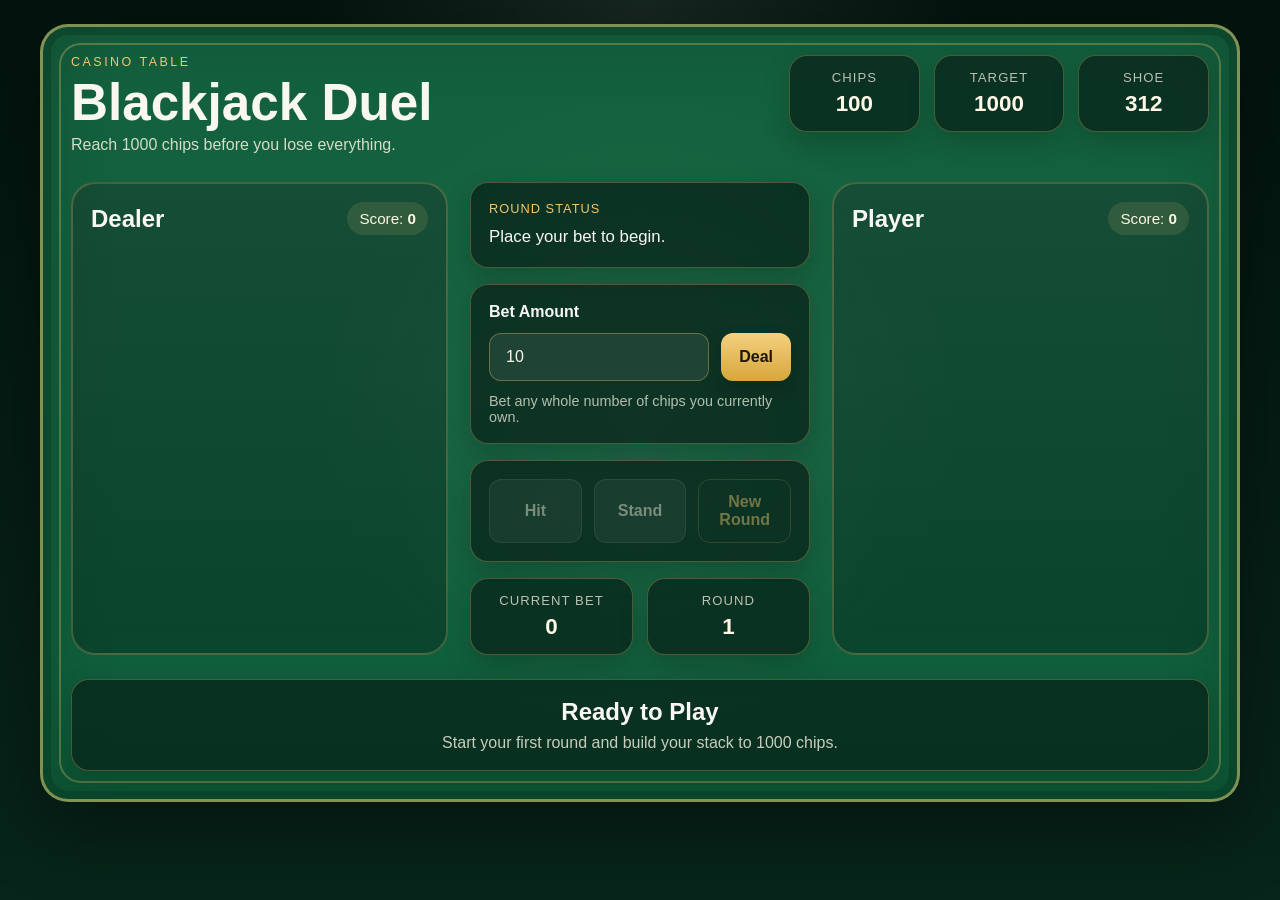
<file: blackjack-JPP/index.html>
<!DOCTYPE html>
<html lang="en">
<head>
  <meta charset="UTF-8" />
  <meta name="viewport" content="width=device-width, initial-scale=1.0" />
  <title>Blackjack Duel</title>
  <link rel="stylesheet" href="styles.css" />
</head>
<body>
  <main class="game-shell">
    <section class="table-header">
      <div>
        <p class="eyebrow">Casino Table</p>
        <h1>Blackjack Duel</h1>
        <p class="subtitle">Reach 1000 chips before you lose everything.</p>
      </div>

      <div class="goal-panel">
        <div class="goal-item">
          <span class="label">Chips</span>
          <strong id="chip-count">100</strong>
        </div>
        <div class="goal-item">
          <span class="label">Target</span>
          <strong>1000</strong>
        </div>
        <div class="goal-item">
          <span class="label">Shoe</span>
          <strong id="shoe-count">312</strong>
        </div>
      </div>
    </section>

    <section class="table-surface">
      <div class="dealer-zone hand-zone">
        <div class="zone-header">
          <h2>Dealer</h2>
          <span class="score-pill">Score: <strong id="dealer-score">0</strong></span>
        </div>
        <div id="dealer-hand" class="hand-cards" aria-label="Dealer hand"></div>
      </div>

      <div class="center-panel">
        <div class="status-board">
          <p class="status-label">Round Status</p>
          <p id="round-message" class="round-message">Place your bet to begin.</p>
        </div>

        <form id="bet-form" class="bet-panel">
          <label for="bet-input">Bet Amount</label>
          <div class="bet-controls">
            <input
              id="bet-input"
              name="bet-input"
              type="number"
              min="1"
              step="1"
              value="10"
              inputmode="numeric"
              autocomplete="off"
            />
            <button id="deal-button" type="submit" class="btn btn-primary">Deal</button>
          </div>
          <p class="bet-hint">Bet any whole number of chips you currently own.</p>
        </form>

        <div class="action-panel">
          <button id="hit-button" class="btn btn-secondary" type="button" disabled>Hit</button>
          <button id="stand-button" class="btn btn-secondary" type="button" disabled>Stand</button>
          <button id="new-round-button" class="btn btn-ghost" type="button" disabled>New Round</button>
        </div>

        <div class="round-stats">
          <div class="stat-card">
            <span class="label">Current Bet</span>
            <strong id="current-bet">0</strong>
          </div>
          <div class="stat-card">
            <span class="label">Round</span>
            <strong id="round-number">1</strong>
          </div>
        </div>
      </div>

      <div class="player-zone hand-zone">
        <div class="zone-header">
          <h2>Player</h2>
          <span class="score-pill">Score: <strong id="player-score">0</strong></span>
        </div>
        <div id="player-hand" class="hand-cards" aria-label="Player hand"></div>
      </div>
    </section>

    <section class="game-banner" id="game-banner" aria-live="polite">
      <h2 id="banner-title">Ready to Play</h2>
      <p id="banner-text">Start your first round and build your stack to 1000 chips.</p>
    </section>
  </main>

  <template id="card-template">
    <article class="card">
      <div class="card-rank"></div>
      <div class="card-suit"></div>
    </article>
  </template>

  <script src="script.js"></script>
</body>
</html>
</file>
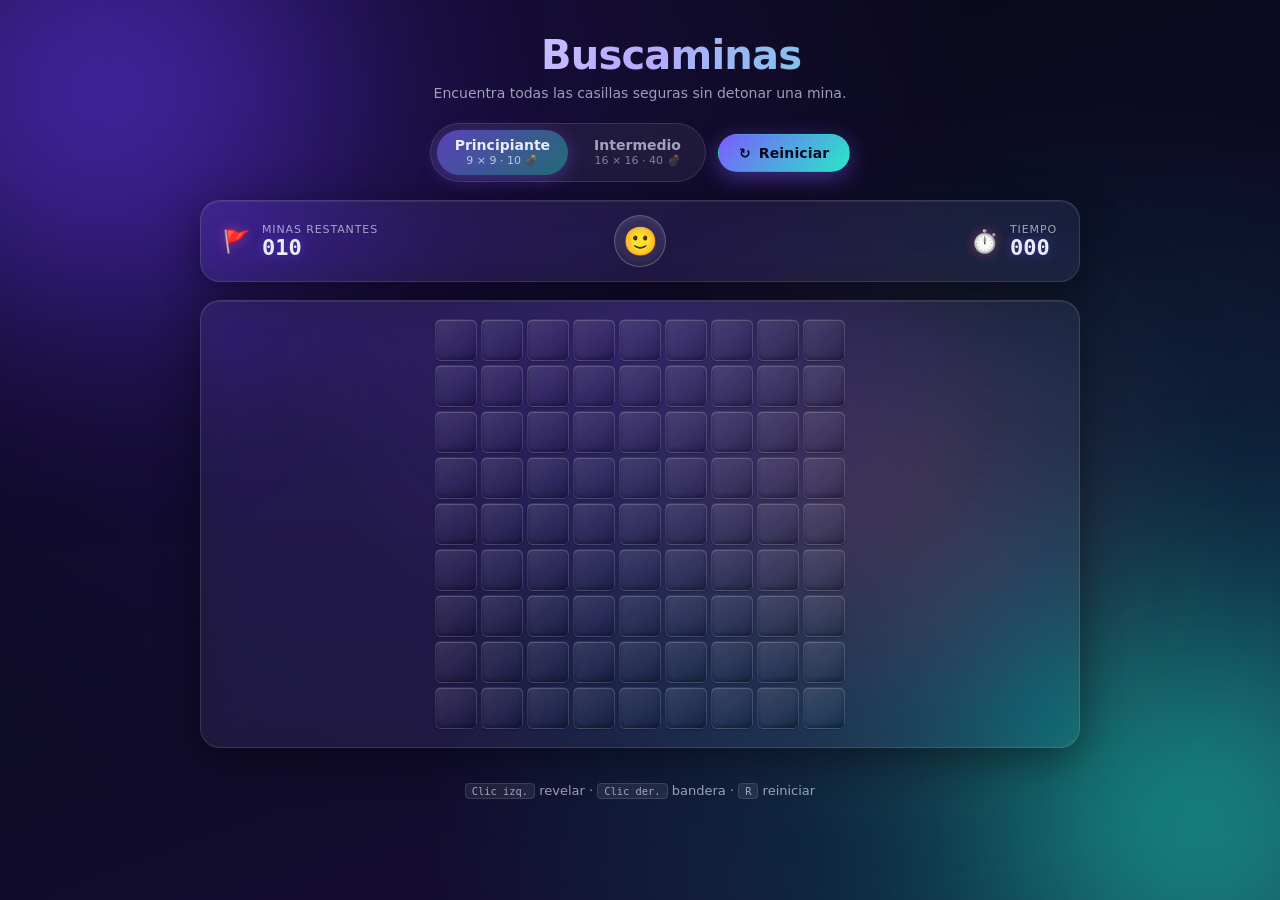
<file: buscaminas-JFB/index.html>
<!DOCTYPE html>
<html lang="es">
  <head>
    <meta charset="UTF-8" />
    <meta name="viewport" content="width=device-width, initial-scale=1.0" />
    <title>Buscaminas — Dark Glass</title>
    <link rel="stylesheet" href="styles.css" />
    <link
      rel="icon"
      href="data:image/svg+xml,%3Csvg xmlns='http://www.w3.org/2000/svg' viewBox='0 0 100 100'%3E%3Ctext y='.9em' font-size='90'%3E%F0%9F%92%A3%3C/text%3E%3C/svg%3E"
    />
  </head>
  <body>
    <!-- Decorative background blobs -->
    <div class="bg-blob bg-blob--one" aria-hidden="true"></div>
    <div class="bg-blob bg-blob--two" aria-hidden="true"></div>
    <div class="bg-blob bg-blob--three" aria-hidden="true"></div>

    <main class="app">
      <header class="app__header">
        <h1 class="app__title">
          <span class="app__title-icon">💣</span>
          Buscaminas
        </h1>
        <p class="app__subtitle">Encuentra todas las casillas seguras sin detonar una mina.</p>
      </header>

      <!-- Difficulty selector -->
      <section class="controls" aria-label="Controles del juego">
        <div class="controls__group" role="radiogroup" aria-label="Dificultad">
          <button class="chip is-active" data-difficulty="beginner" type="button">
            Principiante
            <small>9 × 9 · 10 💣</small>
          </button>
          <button class="chip" data-difficulty="intermediate" type="button">
            Intermedio
            <small>16 × 16 · 40 💣</small>
          </button>
        </div>
        <button id="restartBtn" class="btn btn--primary" type="button" title="Reiniciar partida (R)">
          <span aria-hidden="true">↻</span> Reiniciar
        </button>
      </section>

      <!-- HUD -->
      <section class="hud glass" aria-label="Información de la partida">
        <div class="hud__item" aria-live="polite">
          <span class="hud__icon">🚩</span>
          <div class="hud__text">
            <span class="hud__label">Minas restantes</span>
            <span id="mineCounter" class="hud__value">000</span>
          </div>
        </div>

        <div id="statusFace" class="hud__face" role="status" aria-label="Estado">
          <span id="statusFaceIcon">🙂</span>
        </div>

        <div class="hud__item hud__item--right" aria-live="polite">
          <span class="hud__icon">⏱️</span>
          <div class="hud__text">
            <span class="hud__label">Tiempo</span>
            <span id="timer" class="hud__value">000</span>
          </div>
        </div>
      </section>

      <!-- Board -->
      <section class="board-wrapper glass">
        <div id="board" class="board" role="grid" aria-label="Tablero de buscaminas"></div>
      </section>

      <footer class="app__footer">
        <p>
          <kbd>Clic izq.</kbd> revelar · <kbd>Clic der.</kbd> bandera · <kbd>R</kbd> reiniciar
        </p>
      </footer>
    </main>

    <!-- Game over / win modal -->
    <div id="modal" class="modal" role="dialog" aria-modal="true" aria-labelledby="modalTitle" hidden>
      <div class="modal__backdrop" data-close></div>
      <div class="modal__panel glass">
        <div id="modalIcon" class="modal__icon">🎉</div>
        <h2 id="modalTitle" class="modal__title">¡Victoria!</h2>
        <p id="modalMessage" class="modal__message">Lo lograste.</p>
        <div class="modal__actions">
          <button id="modalRestartBtn" class="btn btn--primary" type="button">Jugar otra vez</button>
          <button class="btn btn--ghost" type="button" data-close>Cerrar</button>
        </div>
      </div>
    </div>

    <script src="script.js" defer></script>
  </body>
</html>
</file>
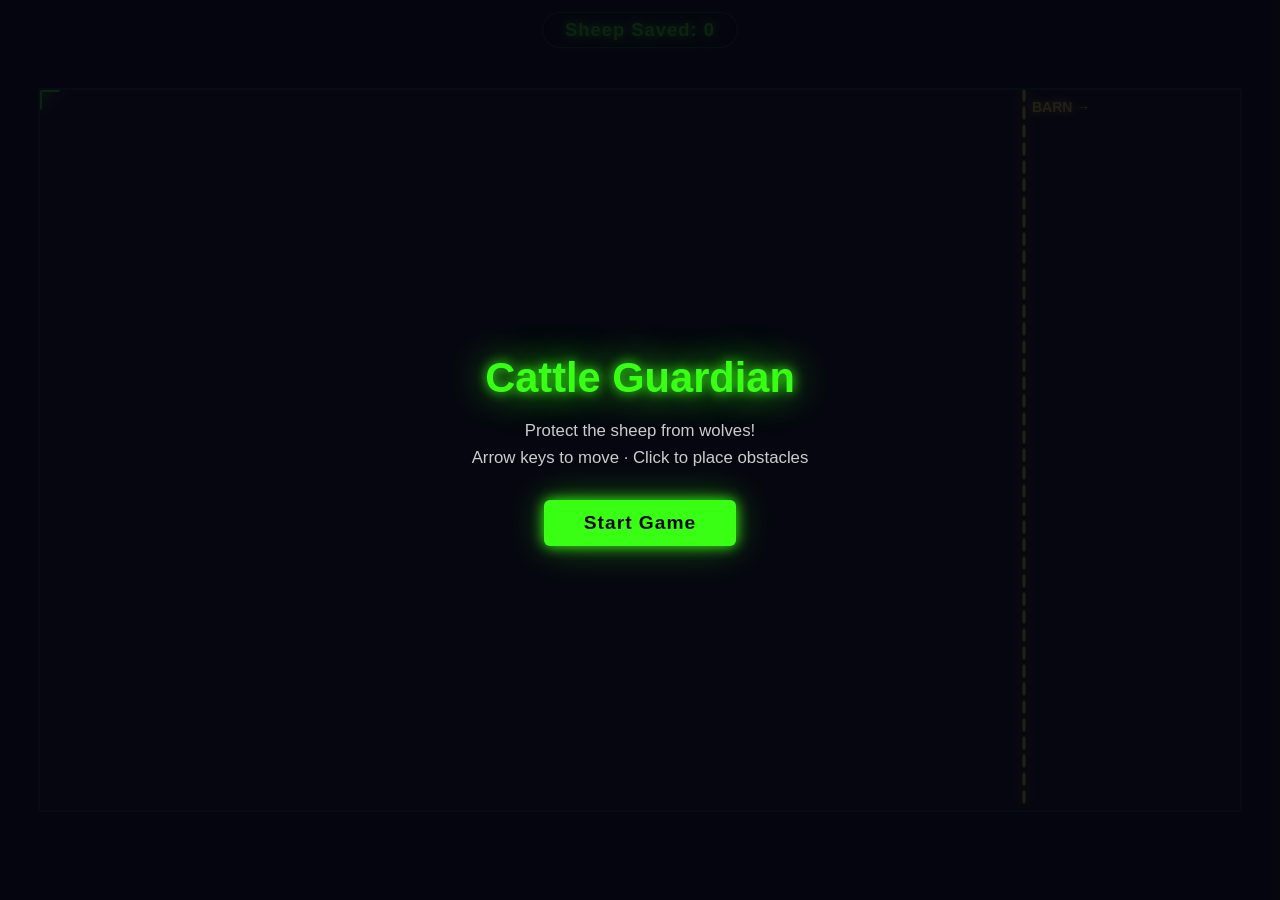
<file: cattle_guardian-LG/index.html>
<!DOCTYPE html>
<html lang="en">
<head>
    <meta charset="UTF-8">
    <meta name="viewport" content="width=device-width, initial-scale=1.0">
    <title>Cattle Guardian</title>
    <link rel="stylesheet" href="styles.css">
</head>
<body>
    <div id="game-container">
        <canvas id="gameCanvas"></canvas>
        <div id="hud">
            <span id="score">Sheep Saved: 0</span>
        </div>
        <div id="overlay" class="hidden">
            <h1 id="overlay-title">Cattle Guardian</h1>
            <p id="overlay-message">Protect the sheep from wolves!<br>Arrow keys to move · Click to place obstacles</p>
            <button id="start-btn">Start Game</button>
        </div>
    </div>
    <script src="game.js"></script>
</body>
</html>
</file>
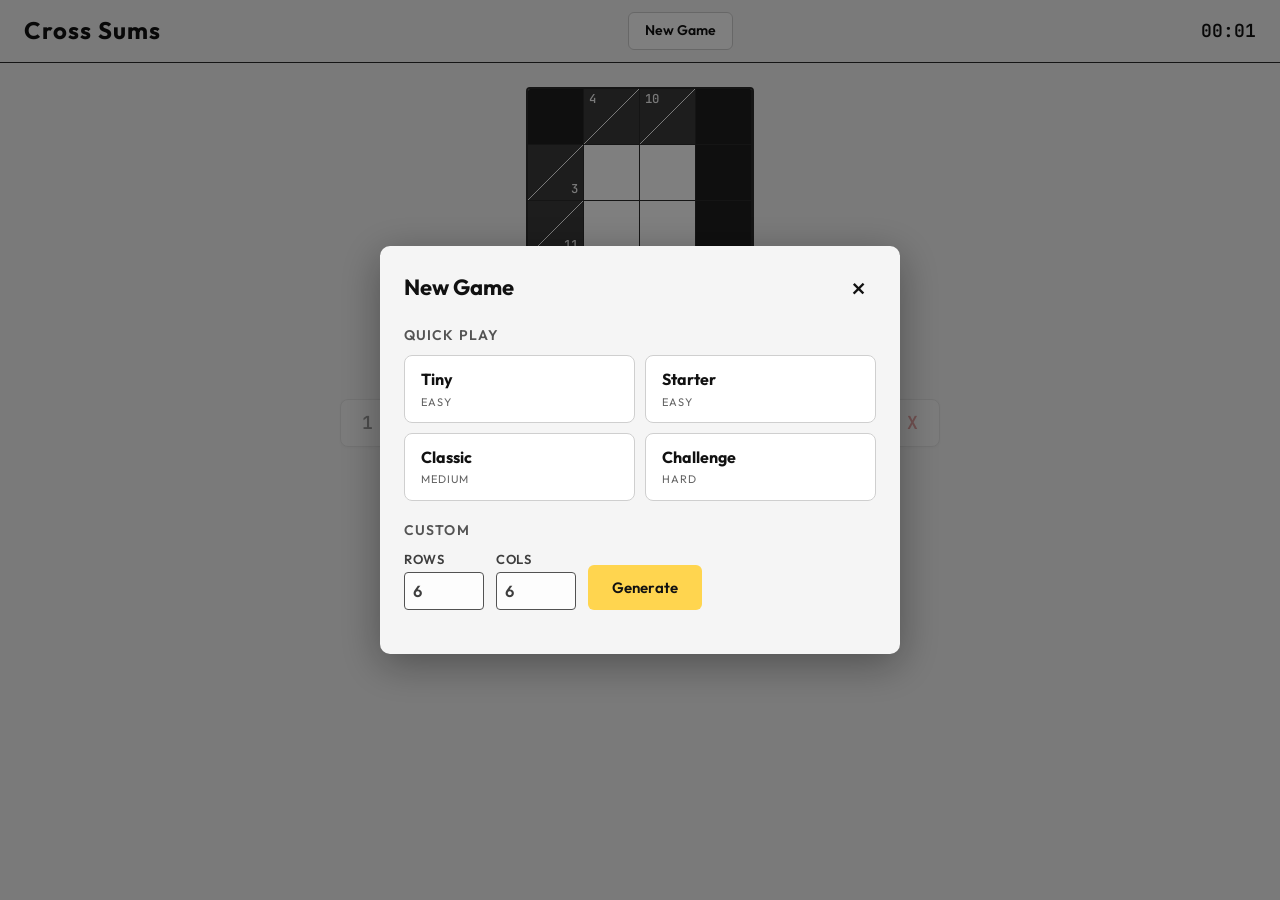
<file: cross_sums-ALJ/index.html>
<!DOCTYPE html>
<html lang="en">
<head>
  <meta charset="UTF-8" />
  <meta name="viewport" content="width=device-width, initial-scale=1.0" />
  <title>Cross Sums</title>
  <link rel="preconnect" href="https://fonts.googleapis.com" />
  <link rel="preconnect" href="https://fonts.gstatic.com" crossorigin />
  <link
    href="https://fonts.googleapis.com/css2?family=Outfit:wght@400;500;600;700&family=JetBrains+Mono:wght@400;500;600;700&display=swap"
    rel="stylesheet"
  />
  <link rel="stylesheet" href="css/styles.css" />
</head>
<body>
  <header id="topbar">
    <h1 class="app-title">Cross Sums</h1>
    <button id="btn-open-newgame" type="button" class="topbar-btn">New Game</button>
    <div id="timer" aria-label="Elapsed time">00:00</div>
  </header>
  <main id="app">
    <div class="grid-stage">
      <div id="grid-container"></div>
      <div id="win-overlay" hidden role="dialog" aria-modal="true" aria-labelledby="win-title">
        <div class="win-content">
          <h2 id="win-title">Puzzle Complete!</h2>
          <p id="win-time" class="win-time"></p>
          <button id="btn-new-game" type="button" class="btn-primary">New Game</button>
        </div>
      </div>
    </div>
    <div id="toolbar">
      <button id="btn-check" type="button" class="toolbar-btn">Check</button>
      <button id="btn-reveal" type="button" class="toolbar-btn">Reveal</button>
      <button id="btn-notes" type="button" class="toolbar-btn" aria-pressed="false">
        <span class="pencil-icon" aria-hidden="true">&#9998;</span>
        Notes
      </button>
    </div>
    <div id="numpad-container"></div>
  </main>

  <div id="newgame-modal" hidden role="dialog" aria-modal="true" aria-labelledby="newgame-title">
    <div class="modal-content">
      <header class="modal-header">
        <h2 id="newgame-title">New Game</h2>
        <button id="btn-modal-close" type="button" class="modal-close" aria-label="Close">&times;</button>
      </header>
      <section class="modal-section">
        <h3>Quick Play</h3>
        <div id="builtin-buttons" class="quick-play-grid"></div>
      </section>
      <section class="modal-section">
        <h3>Custom</h3>
        <div class="custom-inputs">
          <label>
            Rows
            <input type="number" id="custom-rows" min="4" max="15" value="6" />
          </label>
          <label>
            Cols
            <input type="number" id="custom-cols" min="4" max="15" value="6" />
          </label>
          <button id="btn-generate" type="button" class="btn-primary">Generate</button>
        </div>
        <p id="custom-error" class="custom-error" hidden></p>
      </section>
      <div id="loading-spinner" hidden class="loading">
        <div class="spinner" aria-hidden="true"></div>
        <span>Generating puzzle...</span>
      </div>
    </div>
  </div>

  <div id="sr-live" class="sr-only" aria-live="polite" aria-atomic="true"></div>

  <!-- Load scripts in dependency order -->
  <script src="js/grid.js"></script>
  <script src="js/validator.js"></script>
  <script src="js/pencil.js"></script>
  <script src="js/renderer.js"></script>
  <script src="js/input.js"></script>
  <script src="js/timer.js"></script>
  <script src="js/storage.js"></script>
  <script src="js/generator.js"></script>
  <script src="js/puzzles.js"></script>
  <script src="js/main.js"></script>
</body>
</html>
</file>
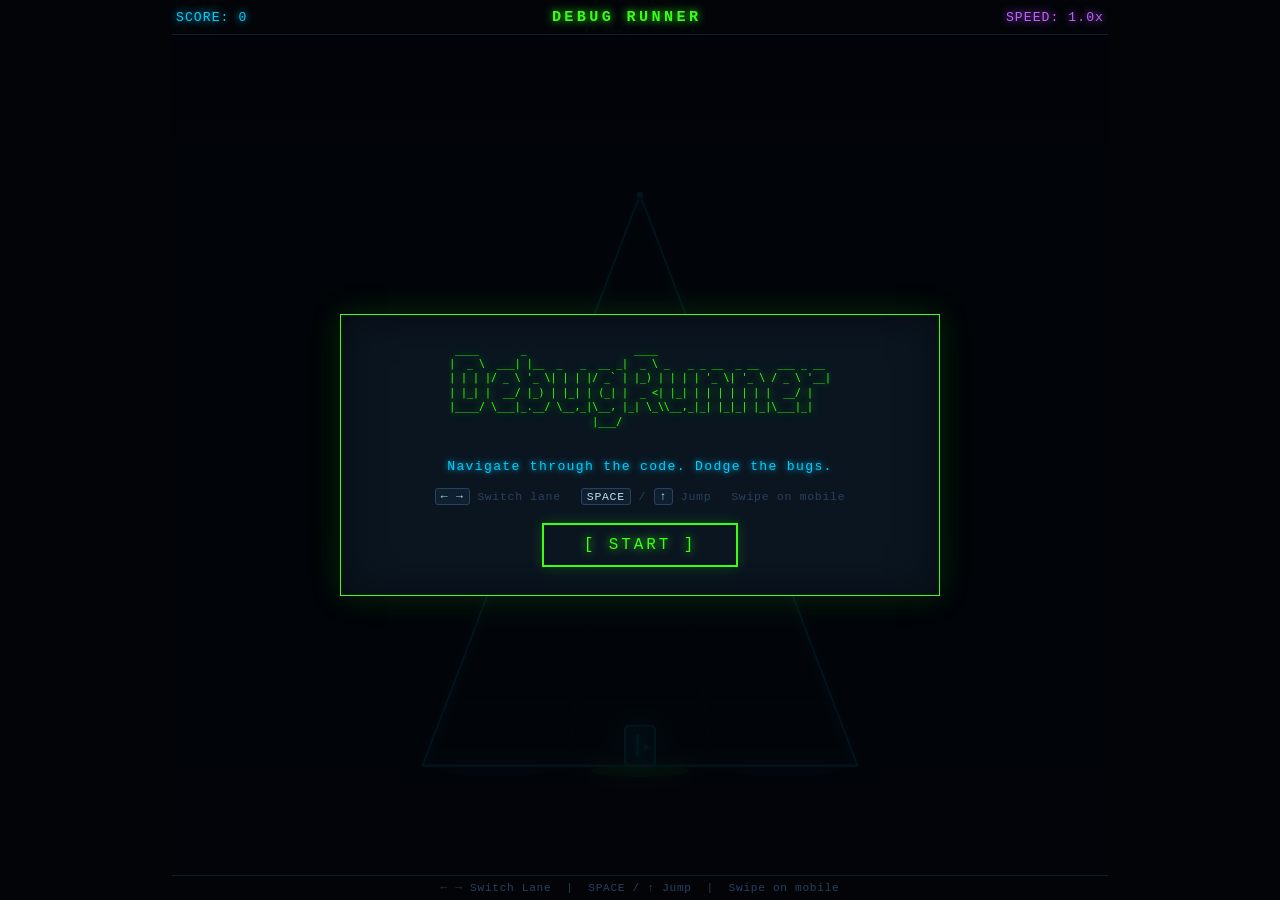
<file: debug-runner-GV/index.html>
<!doctype html>
<html lang="en">
  <head>
    <meta charset="UTF-8" />
    <meta name="viewport" content="width=device-width, initial-scale=1.0" />
    <title>Debug Runner</title>
    <link rel="stylesheet" href="styles.css" />
  </head>
  <body>
    <div id="app">
      <header id="hud">
        <span id="score-display">SCORE: <span id="score">0</span></span>
        <span id="title-text">DEBUG RUNNER</span>
        <span id="speed-display">SPEED: <span id="speed">1.0</span>x</span>
      </header>

      <main id="game-wrapper">
        <canvas id="game-canvas"></canvas>

        <div id="overlay" class="visible">
          <div id="overlay-content">
            <pre id="overlay-art">
 ____       _                  ____
|  _ \  ___| |__  _   _  __ _|  _ \ _   _ _ __  _ __   ___ _ __
| | | |/ _ \ '_ \| | | |/ _` | |_) | | | | '_ \| '_ \ / _ \ '__|
| |_| |  __/ |_) | |_| | (_| |  _ &lt;| |_| | | | | | | |  __/ |
|____/ \___|_.__/ \__,_|\__, |_| \_\\__,_|_| |_|_| |_|\___|_|
                        |___/
          </pre
            >
            <p id="overlay-subtitle">
              Navigate through the code. Dodge the bugs.
            </p>
            <p id="overlay-score-msg" class="hidden">
              FINAL SCORE: <span id="final-score">0</span>
            </p>
            <div id="overlay-controls">
              <span><kbd>&larr; &rarr;</kbd> Switch lane</span>
              <span><kbd>SPACE</kbd> / <kbd>&uarr;</kbd> Jump</span>
              <span class="mobile-hint">Swipe on mobile</span>
            </div>
            <div id="name-section" class="hidden">
              <p id="name-prompt">Enter your name to save your score:</p>
              <div id="name-row">
                <input
                  id="player-name"
                  type="text"
                  maxlength="16"
                  placeholder="Anonymous"
                  autocomplete="off"
                  spellcheck="false"
                />
                <button id="submit-name-btn">[ SAVE ]</button>
              </div>
            </div>

            <div id="ranking-section" class="hidden">
              <div id="ranking-header">
                <span>TOP 5 — LEADERBOARD</span>
                <button id="clear-ranking-btn">[ CLEAR ]</button>
              </div>
              <table id="ranking-table">
                <thead>
                  <tr>
                    <th>#</th>
                    <th>NAME</th>
                    <th>SCORE</th>
                  </tr>
                </thead>
                <tbody id="ranking-body"></tbody>
              </table>
            </div>

            <button id="start-btn">[ START ]</button>
          </div>
        </div>
      </main>

      <footer id="footer-bar">
        <span class="footer-hint"
          >&#8592; &#8594; Switch Lane &nbsp;|&nbsp; SPACE / &#8593; Jump
          &nbsp;|&nbsp; Swipe on mobile</span
        >
      </footer>
    </div>

    <script src="script.js"></script>
  </body>
</html>
</file>
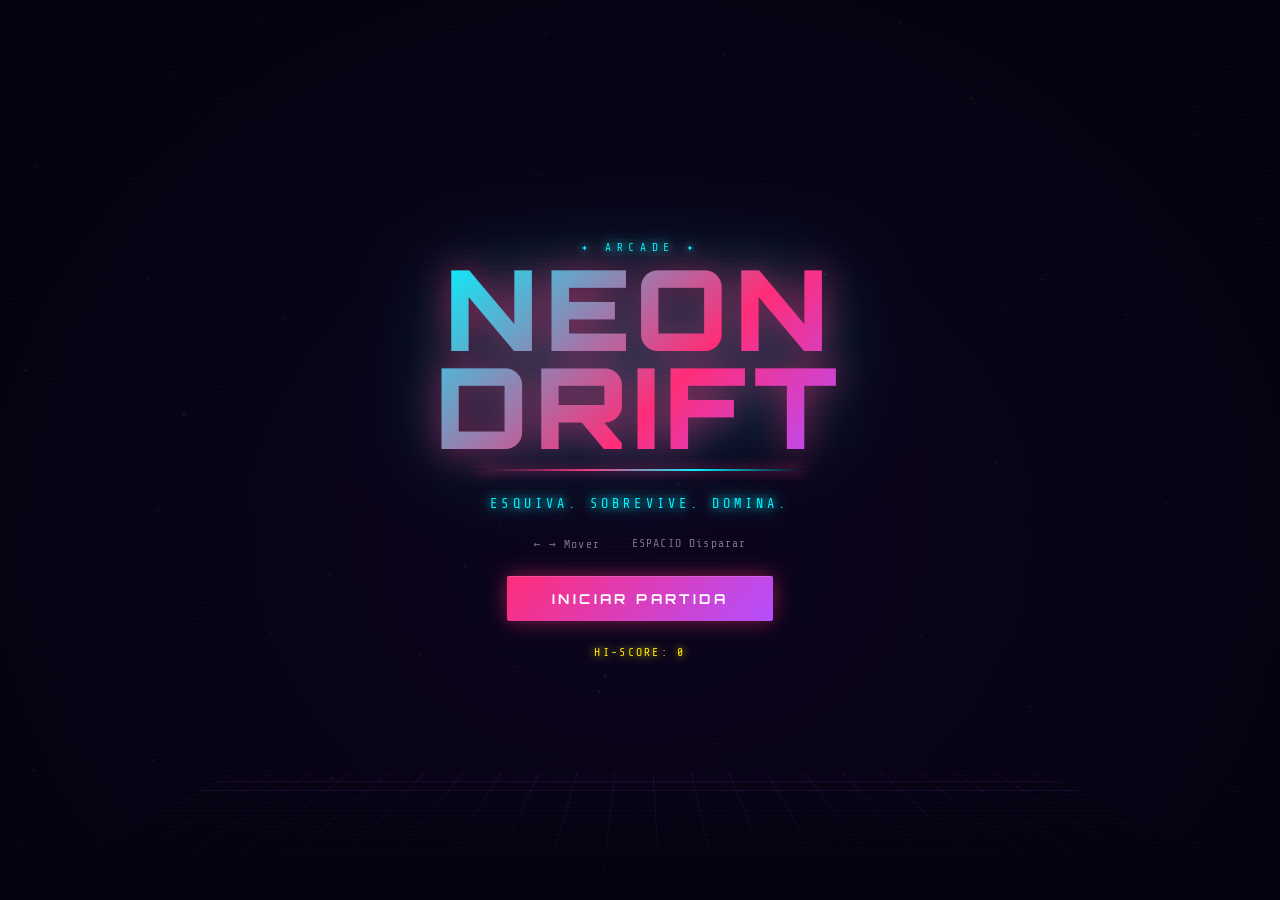
<file: game-MDH/index.html>
<!DOCTYPE html>
<html lang="es">
<head>
  <meta charset="UTF-8" />
  <meta name="viewport" content="width=device-width, initial-scale=1.0" />
  <title>NEON DRIFT</title>
  <link rel="stylesheet" href="style.css" />
</head>
<body>
  <canvas id="gameCanvas"></canvas>

  <!-- Pantalla de inicio -->
  <div id="startScreen" class="overlay">
    <div class="overlay-content">
      <div class="logo-wrap">
        <div class="logo-sub">✦ ARCADE ✦</div>
        <h1 class="logo">NEON<br>DRIFT</h1>
        <div class="logo-line"></div>
      </div>
      <p class="tagline">Esquiva. Sobrevive. Domina.</p>
      <div class="controls-hint">
        <span>← → Mover</span>
        <span>ESPACIO Disparar</span>
      </div>
      <button id="startBtn" class="btn-primary">INICIAR PARTIDA</button>
      <div class="hi-score-display">HI-SCORE: <span id="hiScoreStart">0</span></div>
    </div>
    <div class="scanlines"></div>
    <div class="grid-floor"></div>
  </div>

  <!-- HUD en juego -->
  <div id="hud" class="hud hidden">
    <div class="hud-left">
      <div class="hud-label">SCORE</div>
      <div class="hud-value" id="scoreDisplay">0</div>
    </div>
    <div class="hud-center">
      <div class="hud-label">NIVEL</div>
      <div class="hud-value" id="levelDisplay">1</div>
    </div>
    <div class="hud-right">
      <div class="hud-label">VIDAS</div>
      <div class="hud-value hearts" id="livesDisplay">♥♥♥</div>
    </div>
  </div>

  <!-- Pantalla Game Over -->
  <div id="gameOverScreen" class="overlay hidden">
    <div class="overlay-content">
      <div class="go-title">GAME<br>OVER</div>
      <div class="go-scores">
        <div class="score-row">
          <span>PUNTUACIÓN</span>
          <span id="finalScore">0</span>
        </div>
        <div class="score-row hi">
          <span>HI-SCORE</span>
          <span id="finalHiScore">0</span>
        </div>
        <div class="score-row">
          <span>NIVEL</span>
          <span id="finalLevel">1</span>
        </div>
      </div>
      <div class="btn-group">
        <button id="restartBtn" class="btn-primary">REINTENTAR</button>
        <button id="menuBtn" class="btn-secondary">MENÚ</button>
      </div>
    </div>
    <div class="scanlines"></div>
    <div class="grid-floor"></div>
  </div>

  <!-- Pausa -->
  <div id="pauseScreen" class="overlay hidden">
    <div class="overlay-content">
      <div class="pause-title">PAUSA</div>
      <button id="resumeBtn" class="btn-primary">CONTINUAR</button>
      <button id="pauseMenuBtn" class="btn-secondary">MENÚ</button>
    </div>
    <div class="scanlines"></div>
  </div>

  <script src="script.js"></script>
</body>
</html>
</file>
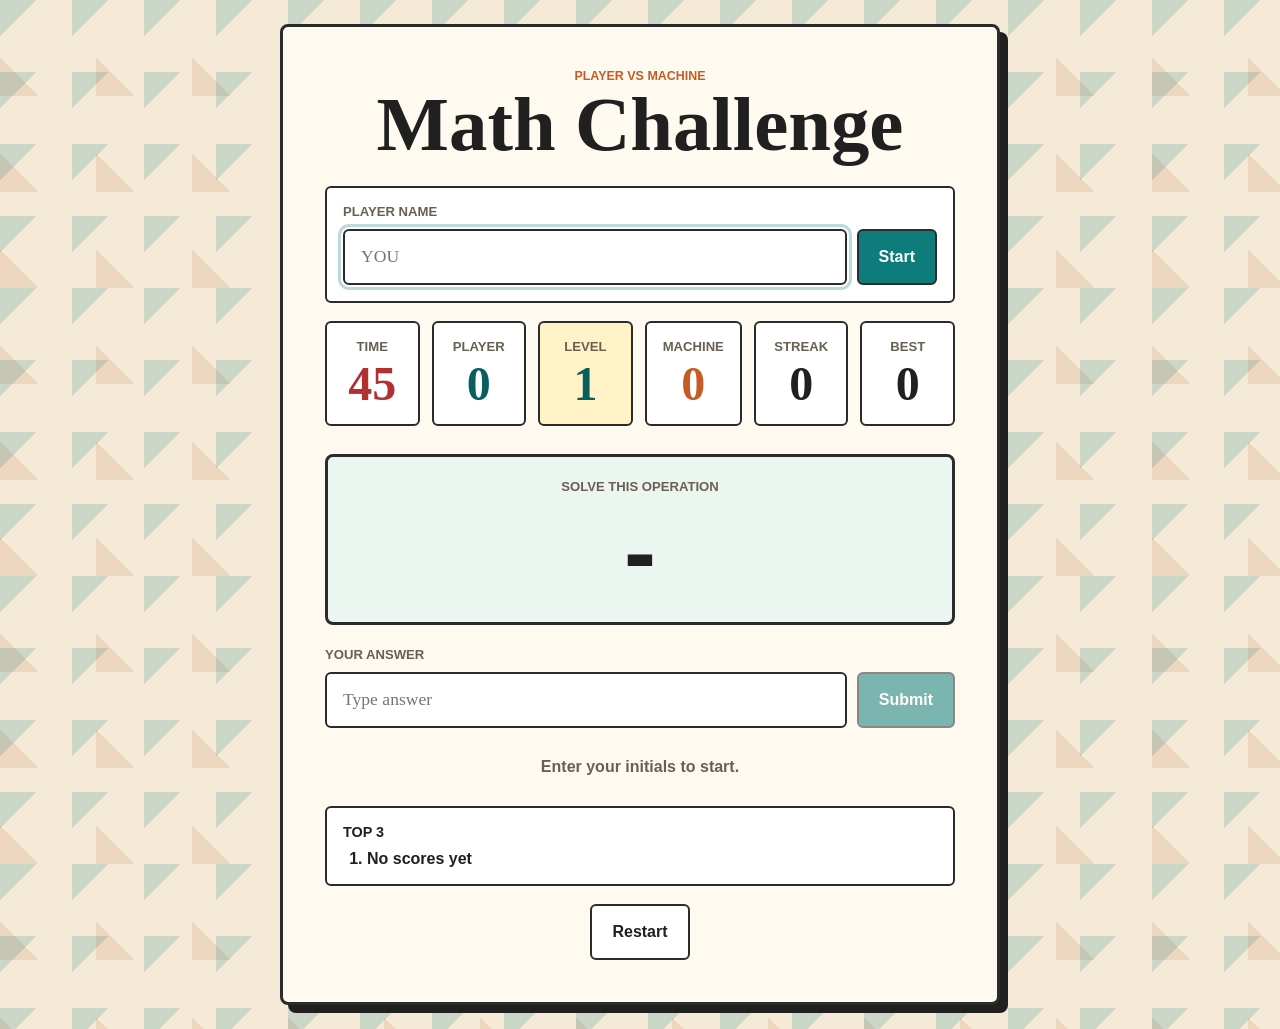
<file: mathChallenge-SVG/index.html>
<!DOCTYPE html>
<html lang="en">
<head>
  <meta charset="UTF-8">
  <meta name="viewport" content="width=device-width, initial-scale=1.0">
  <title>Math Challenge</title>
  <link rel="stylesheet" href="styles.css">
</head>
<body>
  <main class="game-shell">
    <section class="game-panel" aria-labelledby="game-title">
      <header class="game-header">
        <p class="eyebrow">Player vs Machine</p>
        <h1 id="game-title">Math Challenge</h1>
      </header>

      <form id="player-form" class="player-form" autocomplete="off">
        <label for="player-name">Player name</label>
        <div class="answer-row">
          <input
            id="player-name"
            type="text"
            maxlength="3"
            pattern="[A-Za-z0-9]{2,3}"
            placeholder="YOU"
          >
          <button type="submit">Start</button>
        </div>
      </form>

      <section class="scoreboard" aria-label="Game status">
        <article class="status-card status-card-time">
          <span class="status-label">Time</span>
          <strong id="timer">45</strong>
        </article>
        <article class="status-card status-card-player">
          <span class="status-label">Player</span>
          <strong id="player-score">0</strong>
        </article>
        <article class="status-card status-card-level">
          <span class="status-label">Level</span>
          <strong id="level">1</strong>
        </article>
        <article class="status-card status-card-machine">
          <span class="status-label">Machine</span>
          <strong id="machine-score">0</strong>
        </article>
        <article class="status-card">
          <span class="status-label">Streak</span>
          <strong id="streak">0</strong>
        </article>
        <article class="status-card">
          <span class="status-label">Best</span>
          <strong id="high-score">0</strong>
        </article>
      </section>

      <section id="challenge-area" class="challenge-area" aria-live="polite">
        <p class="challenge-label">Solve this operation</p>
        <div id="question" class="question">0 + 0</div>
      </section>

      <form id="answer-form" class="answer-form" autocomplete="off">
        <label for="answer-input">Your answer</label>
        <div class="answer-row">
          <input
            id="answer-input"
            type="number"
            inputmode="numeric"
            placeholder="Type answer"
            required
          >
          <button id="submit-button" type="submit">Submit</button>
        </div>
      </form>

      <p id="feedback" class="feedback" role="status">Enter an answer to begin scoring.</p>

      <section class="leaderboard" aria-labelledby="leaderboard-title">
        <h2 id="leaderboard-title">Top 3</h2>
        <ol id="leaderboard-list">
          <li>No scores yet</li>
        </ol>
      </section>

      <footer class="controls">
        <button id="restart-button" class="secondary-button" type="button">Restart</button>
      </footer>
    </section>
  </main>

  <script src="src/config.js"></script>
  <script src="script.js"></script>
</body>
</html>
</file>
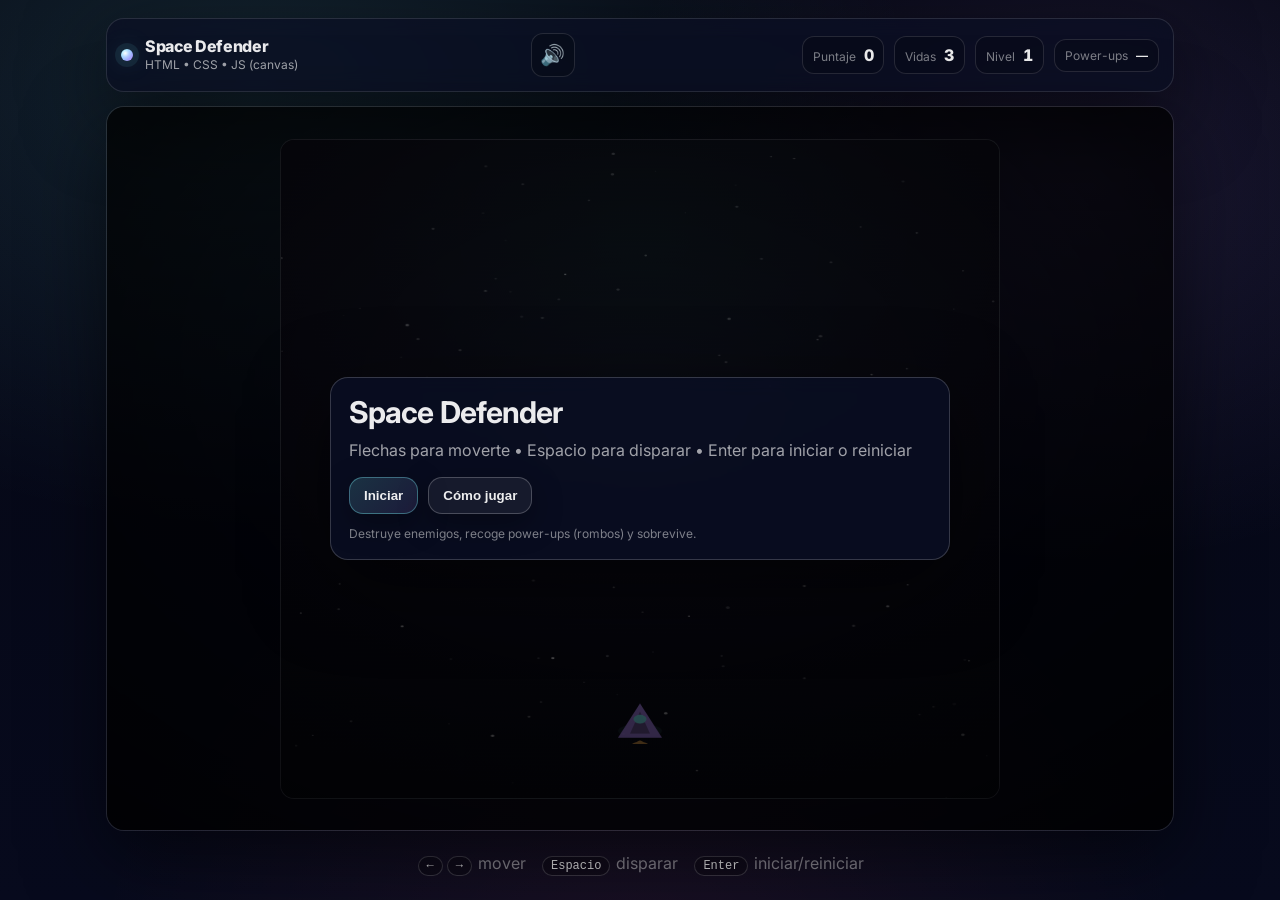
<file: space-defender-ASP/index.html>
<!doctype html>
<html lang="es">
  <head>
    <meta charset="UTF-8" />
    <meta name="viewport" content="width=device-width, initial-scale=1.0" />
    <title>Space Defender</title>
    <link rel="preconnect" href="https://fonts.googleapis.com" />
    <link rel="preconnect" href="https://fonts.gstatic.com" crossorigin />
    <link
      href="https://fonts.googleapis.com/css2?family=Inter:wght@400;600;800&display=swap"
      rel="stylesheet"
    />
    <link rel="stylesheet" href="styles.css" />
  </head>
  <body>
    <main class="shell">
      <header class="topbar">
        <div class="brand">
          <div class="brand__dot" aria-hidden="true"></div>
          <div class="brand__text">
            <div class="brand__title">Space Defender</div>
            <div class="brand__sub">HTML • CSS • JS (canvas)</div>
          </div>
        </div>

        <div class="topbar__right">
          <button
            type="button"
            class="sound-toggle"
            id="soundToggle"
            aria-pressed="false"
            aria-label="Silenciar sonido"
            title="Sonido activado"
          >
            <span class="sound-toggle__ico" aria-hidden="true">🔊</span>
          </button>
          <div class="hud" aria-label="HUD">
            <div class="hud__item">
              <span class="hud__label">Puntaje</span>
              <span class="hud__value" id="score">0</span>
            </div>
            <div class="hud__item">
              <span class="hud__label">Vidas</span>
              <span class="hud__value" id="lives">3</span>
            </div>
            <div class="hud__item">
              <span class="hud__label">Nivel</span>
              <span class="hud__value" id="level">1</span>
            </div>
            <div class="hud__item hud__item--buffs">
              <span class="hud__label">Power-ups</span>
              <span class="hud__value hud__value--small" id="buffs">—</span>
            </div>
          </div>
        </div>
      </header>

      <section class="stage" aria-label="Juego">
        <canvas id="game" width="720" height="960" aria-label="Canvas del juego"></canvas>

        <div class="overlay" id="overlay" aria-live="polite">
          <div class="panel">
            <h1 class="panel__title" id="overlayTitle">Space Defender</h1>
            <p class="panel__text" id="overlayText">
              Flechas para moverte • Espacio para disparar • Enter para iniciar o reiniciar
            </p>
            <div class="panel__actions">
              <button class="btn" id="startBtn" type="button">Iniciar</button>
              <button class="btn btn--ghost" id="howBtn" type="button">Cómo jugar</button>
            </div>
            <div class="panel__hint" id="overlayHint">Tip: mantén el ritmo, apunta al centro.</div>
          </div>
        </div>

        <div class="toast" id="toast" role="status" aria-live="polite" hidden></div>
      </section>

      <footer class="footer">
        <div class="keys">
          <span class="key"><kbd>←</kbd><kbd>→</kbd> mover</span>
          <span class="key"><kbd>Espacio</kbd> disparar</span>
          <span class="key"><kbd>Enter</kbd> iniciar/reiniciar</span>
        </div>
      </footer>
    </main>

    <script src="script.js"></script>
  </body>
</html>
</file>
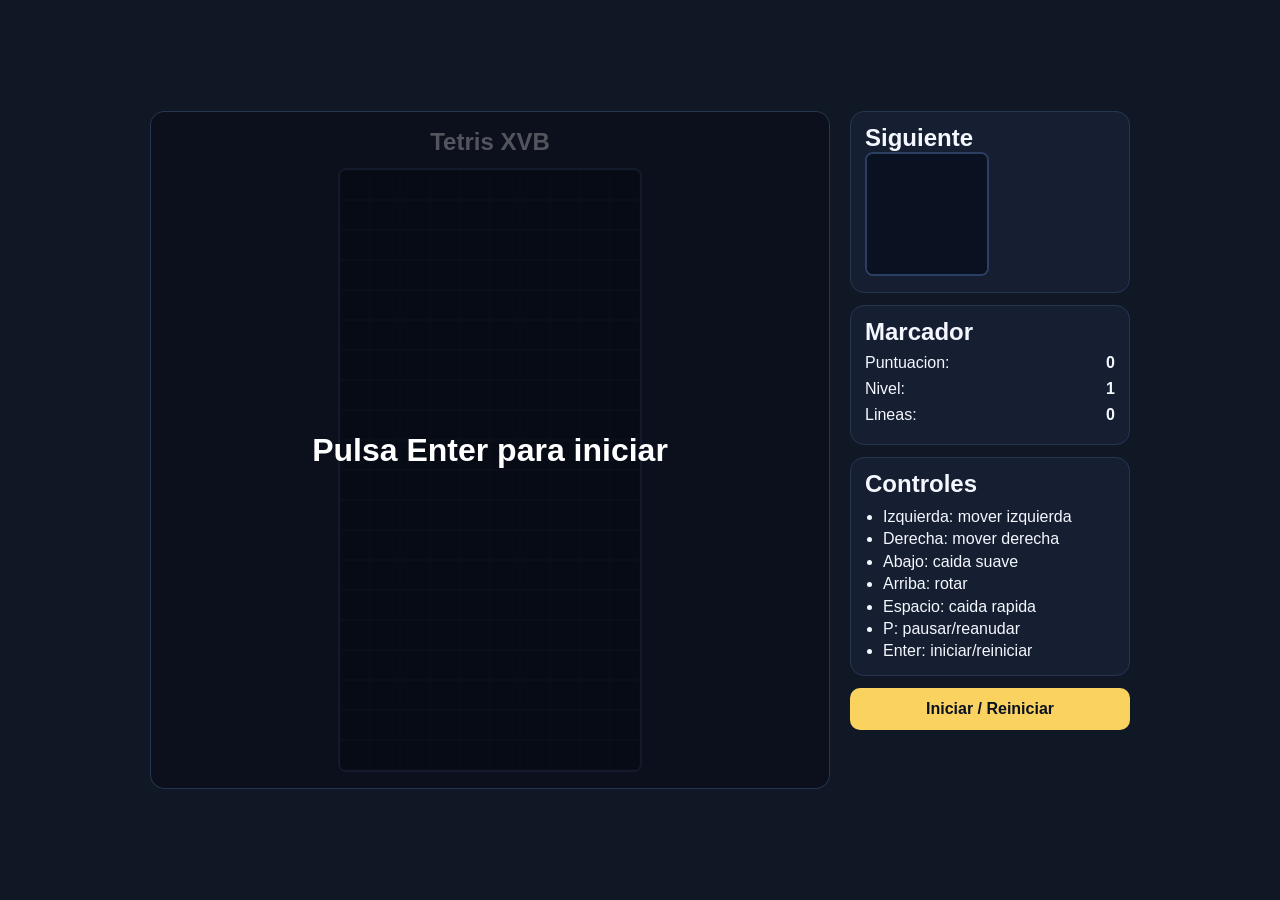
<file: tetris-XVB/index.html>
<!doctype html>
<html lang="es">
  <head>
    <meta charset="UTF-8" />
    <meta name="viewport" content="width=device-width, initial-scale=1.0" />
    <title>Tetris XVB</title>
    <link rel="stylesheet" href="./css/styles.css" />
  </head>
  <body>
    <main class="layout">
      <section class="board-panel">
        <h1>Tetris XVB</h1>
        <canvas id="gameCanvas" width="300" height="600" aria-label="Tablero de Tetris"></canvas>
        <div class="overlay" id="overlayMessage" aria-live="polite"></div>
      </section>

      <aside class="info-panel">
        <div class="card">
          <h2>Siguiente</h2>
          <canvas id="nextCanvas" width="120" height="120" aria-label="Siguiente pieza"></canvas>
        </div>

        <div class="card">
          <h2>Marcador</h2>
          <p><span>Puntuacion:</span> <strong id="scoreValue">0</strong></p>
          <p><span>Nivel:</span> <strong id="levelValue">1</strong></p>
          <p><span>Lineas:</span> <strong id="linesValue">0</strong></p>
        </div>

        <div class="card">
          <h2>Controles</h2>
          <ul>
            <li>Izquierda: mover izquierda</li>
            <li>Derecha: mover derecha</li>
            <li>Abajo: caida suave</li>
            <li>Arriba: rotar</li>
            <li>Espacio: caida rapida</li>
            <li>P: pausar/reanudar</li>
            <li>Enter: iniciar/reiniciar</li>
          </ul>
        </div>

        <button id="startButton" type="button">Iniciar / Reiniciar</button>
      </aside>
    </main>

    <script src="./js/game.js"></script>
  </body>
</html>
</file>
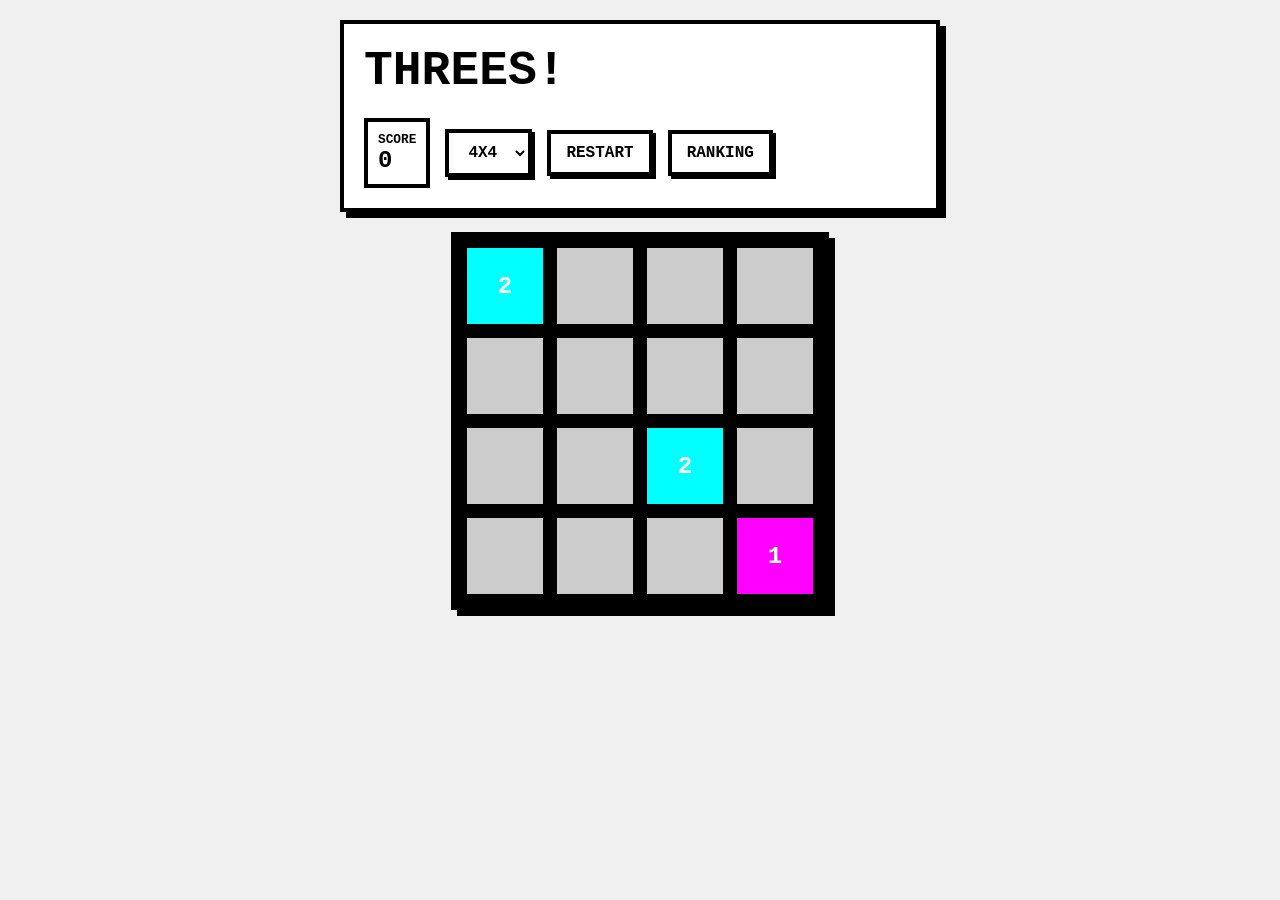
<file: Threes-JVF/index.html>
<!DOCTYPE html>
<html lang="es">
<head>
    <meta charset="UTF-8">
    <meta name="viewport" content="width=device-width, initial-scale=1.0">
    <title>THREES! - Brutalist Edition</title>
    <link rel="stylesheet" href="styles.css">
</head>
<body>
    <div class="container">
        <header class="header">
            <h1 class="title">THREES!</h1>
            <div class="controls">
                <div class="score-box">
                    <span class="label">SCORE</span>
                    <span id="current-score" class="value">0</span>
                </div>
                <div class="board-selector">
                    <select id="size-selector">
                        <option value="3">3x3</option>
                        <option value="4" selected>4x4</option>
                        <option value="5">5x5</option>
                        <option value="6">6x6</option>
                    </select>
                </div>
                <button id="reset-btn" class="btn">RESTART</button>
                <button id="ranking-btn" class="btn">RANKING</button>
            </div>
        </header>

        <main id="game-container">
            <div id="board" class="board"></div>
        </main>

        <!-- Modals for Ranking and Game Over -->
        <div id="modal-overlay" class="hidden">
            <div id="ranking-modal" class="modal hidden">
                <h2>TOP 10 RANKING</h2>
                <table id="ranking-table">
                    <thead>
                        <tr>
                            <th>SCORE</th>
                            <th>NAME</th>
                            <th>DATE</th>
                        </tr>
                    </thead>
                    <tbody id="ranking-body"></tbody>
                </table>
                <button id="close-ranking" class="btn">CLOSE</button>
            </div>

            <div id="game-over-modal" class="modal hidden">
                <h2>GAME OVER</h2>
                <p>Final Score: <span id="final-score">0</span></p>
                <div id="new-record-input" class="hidden">
                    <p>NEW RECORD! Enter your name (max 5 chars):</p>
                    <input type="text" id="player-name" maxlength="5" placeholder="NAME">
                    <button id="save-score" class="btn">SAVE</button>
                </div>
                <button id="restart-after-gameover" class="btn">PLAY AGAIN</button>
            </div>
        </div>
    </div>
    <script type="module" src="src/main.js"></script>
</body>
</html>
</file>
<file: blackjack-JPP/styles.css>
:root {
  --bg-dark: #062b20;
  --felt: #0f5e3b;
  --felt-light: #18764c;
  --gold: #f2c66d;
  --gold-deep: #c9972f;
  --ivory: #fff8e7;
  --text: #f9f7f1;
  --shadow: rgba(0, 0, 0, 0.35);
  --danger: #d15353;
  --success: #58c27d;
  --panel: rgba(7, 33, 24, 0.72);
  --panel-border: rgba(242, 198, 109, 0.28);
}

* {
  box-sizing: border-box;
}

html,
body {
  margin: 0;
  min-height: 100%;
  font-family: "Trebuchet MS", "Verdana", sans-serif;
  color: var(--text);
  background:
    radial-gradient(circle at top, rgba(255, 255, 255, 0.08), transparent 30%),
    linear-gradient(180deg, #03130e 0%, #07251a 100%);
}

body {
  min-height: 100vh;
  padding: 24px;
}

.game-shell {
  max-width: 1200px;
  margin: 0 auto;
  padding: 28px;
  border: 3px solid rgba(242, 198, 109, 0.5);
  border-radius: 28px;
  background:
    radial-gradient(circle at center, rgba(255, 255, 255, 0.06), transparent 45%),
    linear-gradient(180deg, rgba(255, 255, 255, 0.02), transparent),
    var(--felt);
  box-shadow:
    0 30px 70px var(--shadow),
    inset 0 0 0 8px rgba(8, 50, 34, 0.35),
    inset 0 0 70px rgba(0, 0, 0, 0.22);
  position: relative;
  overflow: hidden;
}

.game-shell::before {
  content: "";
  position: absolute;
  inset: 16px;
  border: 2px solid rgba(242, 198, 109, 0.3);
  border-radius: 22px;
  pointer-events: none;
}

.table-header,
.table-surface,
.game-banner {
  position: relative;
  z-index: 1;
}

.table-header {
  display: flex;
  justify-content: space-between;
  gap: 24px;
  align-items: start;
  margin-bottom: 28px;
}

.eyebrow {
  margin: 0 0 8px;
  text-transform: uppercase;
  letter-spacing: 0.2em;
  color: var(--gold);
  font-size: 0.78rem;
}

h1,
h2,
p {
  margin-top: 0;
}

h1 {
  margin-bottom: 8px;
  font-size: clamp(2rem, 4vw, 3.4rem);
  line-height: 1;
}

.subtitle {
  margin-bottom: 0;
  color: rgba(255, 248, 231, 0.82);
}

.goal-panel {
  display: grid;
  grid-template-columns: repeat(3, minmax(100px, 1fr));
  gap: 14px;
  width: min(100%, 420px);
}

.goal-item,
.stat-card,
.status-board,
.bet-panel,
.action-panel,
.game-banner {
  background: var(--panel);
  border: 1px solid var(--panel-border);
  border-radius: 18px;
  box-shadow: 0 12px 28px rgba(0, 0, 0, 0.18);
}

.goal-item,
.stat-card {
  padding: 14px 16px;
  text-align: center;
}

.label {
  display: block;
  margin-bottom: 6px;
  font-size: 0.82rem;
  color: rgba(255, 248, 231, 0.72);
  text-transform: uppercase;
  letter-spacing: 0.08em;
}

.goal-item strong,
.stat-card strong {
  font-size: 1.4rem;
  color: var(--ivory);
}

.table-surface {
  display: grid;
  grid-template-columns: 1fr minmax(280px, 340px) 1fr;
  gap: 22px;
  align-items: stretch;
}

.hand-zone {
  min-height: 320px;
  padding: 18px;
  border-radius: 24px;
  border: 2px solid rgba(242, 198, 109, 0.24);
  background:
    linear-gradient(180deg, rgba(255, 255, 255, 0.04), transparent),
    rgba(6, 39, 27, 0.45);
}

.zone-header {
  display: flex;
  justify-content: space-between;
  align-items: center;
  gap: 16px;
  margin-bottom: 18px;
}

.zone-header h2 {
  margin-bottom: 0;
}

.score-pill {
  padding: 8px 12px;
  border-radius: 999px;
  background: rgba(242, 198, 109, 0.12);
  color: var(--ivory);
  font-size: 0.95rem;
}

.hand-cards {
  display: flex;
  flex-wrap: wrap;
  gap: 14px;
  align-content: start;
  min-height: 230px;
}

.center-panel {
  display: grid;
  gap: 16px;
  align-content: start;
}

.status-board,
.bet-panel,
.action-panel {
  padding: 18px;
}

.status-label {
  margin-bottom: 8px;
  color: var(--gold);
  text-transform: uppercase;
  letter-spacing: 0.08em;
  font-size: 0.8rem;
}

.round-message {
  margin-bottom: 0;
  font-size: 1.05rem;
  line-height: 1.5;
}

.bet-panel {
  display: grid;
  gap: 12px;
}

.bet-panel label {
  font-weight: 700;
}

.bet-controls {
  display: grid;
  grid-template-columns: 1fr auto;
  gap: 12px;
}

.bet-hint {
  margin-bottom: 0;
  color: rgba(255, 248, 231, 0.7);
  font-size: 0.9rem;
}

input[type="number"] {
  width: 100%;
  border: 1px solid rgba(242, 198, 109, 0.35);
  border-radius: 12px;
  background: rgba(255, 255, 255, 0.08);
  color: var(--ivory);
  padding: 14px 16px;
  font-size: 1rem;
  outline: none;
}

input[type="number"]:focus {
  border-color: var(--gold);
  box-shadow: 0 0 0 3px rgba(242, 198, 109, 0.18);
}

.btn {
  border: 0;
  border-radius: 12px;
  padding: 13px 18px;
  font-size: 1rem;
  font-weight: 700;
  cursor: pointer;
  transition: transform 160ms ease, box-shadow 160ms ease, opacity 160ms ease;
}

.btn:hover:not(:disabled) {
  transform: translateY(-1px);
}

.btn:disabled {
  opacity: 0.45;
  cursor: not-allowed;
}

.btn-primary {
  background: linear-gradient(180deg, #f4d080 0%, #d7a63b 100%);
  color: #1f1605;
  box-shadow: 0 10px 20px rgba(0, 0, 0, 0.18);
}

.btn-secondary {
  background: rgba(255, 248, 231, 0.12);
  color: var(--ivory);
  border: 1px solid rgba(255, 248, 231, 0.18);
}

.btn-ghost {
  background: transparent;
  color: var(--gold);
  border: 1px solid rgba(242, 198, 109, 0.35);
}

.action-panel {
  display: grid;
  grid-template-columns: repeat(3, 1fr);
  gap: 12px;
}

.round-stats {
  display: grid;
  grid-template-columns: repeat(2, 1fr);
  gap: 14px;
}

.game-banner {
  margin-top: 24px;
  padding: 18px 22px;
  text-align: center;
}

.game-banner h2 {
  margin-bottom: 8px;
}

.game-banner p {
  margin-bottom: 0;
  color: rgba(255, 248, 231, 0.78);
}

.card {
  width: 88px;
  height: 124px;
  border-radius: 16px;
  padding: 12px;
  display: flex;
  flex-direction: column;
  justify-content: space-between;
  background:
    linear-gradient(180deg, #fffdf8 0%, #efe7d4 100%);
  color: #23180e;
  box-shadow:
    0 10px 18px rgba(0, 0, 0, 0.22),
    inset 0 0 0 1px rgba(0, 0, 0, 0.08);
  border: 1px solid rgba(50, 36, 21, 0.12);
}

.card-rank {
  font-size: 1.35rem;
  font-weight: 800;
  line-height: 1;
}

.card-suit {
  align-self: end;
  font-size: 2rem;
  line-height: 1;
}

.card.red {
  color: #b63333;
}

.card.hidden {
  background:
    linear-gradient(135deg, #c51b2f 0%, #7f1124 100%);
  color: transparent;
  position: relative;
  overflow: hidden;
}

.card.hidden::before {
  content: "";
  position: absolute;
  inset: 10px;
  border-radius: 12px;
  border: 2px solid rgba(255, 255, 255, 0.35);
}

.card.hidden .card-rank,
.card.hidden .card-suit {
  visibility: hidden;
}

.banner-win {
  border-color: rgba(88, 194, 125, 0.45);
}

.banner-win h2 {
  color: var(--success);
}

.banner-loss {
  border-color: rgba(209, 83, 83, 0.45);
}

.banner-loss h2 {
  color: var(--danger);
}

@media (max-width: 980px) {
  .table-surface {
    grid-template-columns: 1fr;
  }

  .center-panel {
    order: -1;
  }

  .hand-zone {
    min-height: 240px;
  }
}

@media (max-width: 720px) {
  body {
    padding: 14px;
  }

  .game-shell {
    padding: 18px;
  }

  .table-header {
    grid-template-columns: 1fr;
    display: grid;
  }

  .goal-panel,
  .action-panel,
  .round-stats,
  .bet-controls {
    grid-template-columns: 1fr;
  }

  .card {
    width: 74px;
    height: 106px;
  }

  .hand-cards {
    gap: 10px;
  }
}
</file>
<file: buscaminas-JFB/styles.css>
/* ============================================================
   Buscaminas — Dark Glassmorphism theme
   ============================================================ */

/* ---------- Design tokens ---------- */
:root {
  --bg-0: #070713;
  --bg-1: #0d0b25;
  --bg-2: #1a0d3a;

  --glass-bg: rgba(255, 255, 255, 0.06);
  --glass-bg-strong: rgba(255, 255, 255, 0.09);
  --glass-border: rgba(255, 255, 255, 0.12);
  --glass-border-strong: rgba(255, 255, 255, 0.22);

  --text: #e9ecff;
  --text-muted: rgba(233, 236, 255, 0.65);

  --accent: #7c5cff;
  --accent-2: #29e8c8;
  --danger: #ff4d6d;
  --warning: #ffb84d;
  --success: #29e8c8;

  /* Cell number palette (vivid, modern) */
  --n1: #4cc9ff; /* cyan */
  --n2: #2ee6a6; /* emerald */
  --n3: #ff6b6b; /* coral */
  --n4: #b388ff; /* violet */
  --n5: #ffb84d; /* amber */
  --n6: #29e8c8; /* teal */
  --n7: #ff8ad8; /* pink */
  --n8: #ffffff; /* white */

  --cell-size: clamp(28px, 4.4vw, 42px);
  --radius-sm: 6px;
  --radius-md: 12px;
  --radius-lg: 20px;

  --shadow-soft: 0 10px 40px rgba(0, 0, 0, 0.45);
  --shadow-glow: 0 0 24px rgba(124, 92, 255, 0.35);

  --transition-fast: 120ms cubic-bezier(0.4, 0, 0.2, 1);
  --transition-med: 220ms cubic-bezier(0.4, 0, 0.2, 1);
}

/* ---------- Reset ---------- */
*,
*::before,
*::after {
  box-sizing: border-box;
}

html,
body {
  margin: 0;
  padding: 0;
  min-height: 100%;
}

body {
  font-family: "Inter", "Segoe UI", system-ui, -apple-system, sans-serif;
  color: var(--text);
  background: radial-gradient(circle at 20% 10%, #1d0f47 0%, transparent 55%),
    radial-gradient(circle at 85% 85%, #0a3a4a 0%, transparent 50%),
    linear-gradient(160deg, var(--bg-0) 0%, var(--bg-1) 50%, var(--bg-2) 100%);
  background-attachment: fixed;
  min-height: 100vh;
  overflow-x: hidden;
  -webkit-font-smoothing: antialiased;
  text-rendering: optimizeLegibility;
}

button {
  font: inherit;
  color: inherit;
  cursor: pointer;
  background: none;
  border: none;
}

kbd {
  font-family: "JetBrains Mono", ui-monospace, monospace;
  background: rgba(255, 255, 255, 0.08);
  border: 1px solid var(--glass-border);
  border-radius: 4px;
  padding: 1px 6px;
  font-size: 0.8em;
}

/* ---------- Decorative blobs ---------- */
.bg-blob {
  position: fixed;
  border-radius: 50%;
  filter: blur(120px);
  opacity: 0.55;
  z-index: -1;
  pointer-events: none;
  animation: blob-drift 18s ease-in-out infinite alternate;
}

.bg-blob--one {
  width: 420px;
  height: 420px;
  background: #6a3dff;
  top: -120px;
  left: -120px;
}

.bg-blob--two {
  width: 380px;
  height: 380px;
  background: #29e8c8;
  bottom: -120px;
  right: -120px;
  animation-delay: -6s;
}

.bg-blob--three {
  width: 300px;
  height: 300px;
  background: #ff4d6d;
  top: 40%;
  right: 18%;
  opacity: 0.25;
  animation-delay: -12s;
}

@keyframes blob-drift {
  from {
    transform: translate(0, 0) scale(1);
  }
  to {
    transform: translate(40px, -30px) scale(1.1);
  }
}

/* ---------- Glass primitive ---------- */
.glass {
  background: var(--glass-bg);
  border: 1px solid var(--glass-border);
  border-radius: var(--radius-lg);
  backdrop-filter: blur(18px) saturate(140%);
  -webkit-backdrop-filter: blur(18px) saturate(140%);
  box-shadow: var(--shadow-soft), inset 0 1px 0 rgba(255, 255, 255, 0.08);
}

/* ---------- Layout ---------- */
.app {
  max-width: 920px;
  margin: 0 auto;
  padding: 32px 20px 60px;
  display: flex;
  flex-direction: column;
  gap: 18px;
}

.app__header {
  text-align: center;
  margin-bottom: 4px;
}

.app__title {
  font-size: clamp(28px, 5vw, 40px);
  margin: 0 0 6px;
  font-weight: 800;
  letter-spacing: -0.02em;
  background: linear-gradient(120deg, #fff 0%, #b9aaff 50%, #29e8c8 100%);
  -webkit-background-clip: text;
  background-clip: text;
  color: transparent;
}

.app__title-icon {
  -webkit-text-fill-color: initial;
  filter: drop-shadow(0 0 12px rgba(255, 77, 109, 0.6));
}

.app__subtitle {
  margin: 0;
  color: var(--text-muted);
  font-size: 14px;
}

.app__footer {
  text-align: center;
  color: var(--text-muted);
  font-size: 13px;
  margin-top: 4px;
}

/* ---------- Controls ---------- */
.controls {
  display: flex;
  flex-wrap: wrap;
  gap: 12px;
  align-items: center;
  justify-content: center;
}

.controls__group {
  display: flex;
  gap: 8px;
  padding: 6px;
  background: var(--glass-bg);
  border: 1px solid var(--glass-border);
  border-radius: 999px;
  backdrop-filter: blur(12px);
}

.chip {
  display: inline-flex;
  flex-direction: column;
  align-items: center;
  padding: 8px 18px;
  border-radius: 999px;
  color: var(--text-muted);
  transition: all var(--transition-med);
  position: relative;
  font-weight: 600;
  font-size: 14px;
  line-height: 1.1;
}

.chip small {
  font-weight: 500;
  font-size: 11px;
  opacity: 0.75;
  margin-top: 2px;
}

.chip:hover {
  color: var(--text);
  background: rgba(255, 255, 255, 0.05);
}

.chip.is-active {
  color: var(--text);
  background: linear-gradient(135deg, rgba(124, 92, 255, 0.6), rgba(41, 232, 200, 0.4));
  box-shadow: 0 4px 18px rgba(124, 92, 255, 0.35);
}

/* ---------- Buttons ---------- */
.btn {
  display: inline-flex;
  align-items: center;
  gap: 8px;
  padding: 10px 20px;
  border-radius: 999px;
  font-weight: 600;
  font-size: 14px;
  letter-spacing: 0.01em;
  transition: transform var(--transition-fast), box-shadow var(--transition-med),
    background var(--transition-med);
  border: 1px solid transparent;
}

.btn--primary {
  background: linear-gradient(135deg, var(--accent) 0%, var(--accent-2) 100%);
  color: #0a0a1f;
  box-shadow: 0 6px 22px rgba(124, 92, 255, 0.45);
}

.btn--primary:hover {
  transform: translateY(-1px);
  box-shadow: 0 10px 30px rgba(124, 92, 255, 0.6);
}

.btn--primary:active {
  transform: translateY(0);
}

.btn--ghost {
  background: var(--glass-bg);
  border: 1px solid var(--glass-border);
  color: var(--text);
}

.btn--ghost:hover {
  background: var(--glass-bg-strong);
  border-color: var(--glass-border-strong);
}

/* ---------- HUD ---------- */
.hud {
  display: grid;
  grid-template-columns: 1fr auto 1fr;
  align-items: center;
  gap: 16px;
  padding: 14px 22px;
}

.hud__item {
  display: flex;
  align-items: center;
  gap: 12px;
}

.hud__item--right {
  justify-content: flex-end;
}

.hud__icon {
  font-size: 22px;
  filter: drop-shadow(0 0 6px rgba(255, 77, 109, 0.45));
}

.hud__text {
  display: flex;
  flex-direction: column;
  line-height: 1.05;
}

.hud__label {
  font-size: 11px;
  letter-spacing: 0.08em;
  text-transform: uppercase;
  color: var(--text-muted);
}

.hud__value {
  font-family: "JetBrains Mono", ui-monospace, monospace;
  font-size: 22px;
  font-weight: 700;
  color: var(--text);
  text-shadow: 0 0 12px rgba(124, 92, 255, 0.45);
  font-variant-numeric: tabular-nums;
}

.hud__face {
  width: 52px;
  height: 52px;
  border-radius: 50%;
  display: grid;
  place-items: center;
  font-size: 28px;
  background: var(--glass-bg-strong);
  border: 1px solid var(--glass-border-strong);
  box-shadow: inset 0 2px 4px rgba(255, 255, 255, 0.1),
    inset 0 -2px 4px rgba(0, 0, 0, 0.3);
  transition: transform var(--transition-med);
}

.hud__face:hover {
  transform: scale(1.08);
}

/* ---------- Board ---------- */
.board-wrapper {
  padding: 18px;
  display: flex;
  justify-content: center;
  align-items: center;
  /* Subtle inner glow */
  position: relative;
  overflow: hidden;
}

.board-wrapper::before {
  content: "";
  position: absolute;
  inset: 0;
  background: radial-gradient(
    circle at 50% 0%,
    rgba(124, 92, 255, 0.18) 0%,
    transparent 60%
  );
  pointer-events: none;
}

.board {
  display: grid;
  gap: 4px;
  grid-template-columns: repeat(var(--cols, 9), var(--cell-size));
  grid-template-rows: repeat(var(--rows, 9), var(--cell-size));
  position: relative;
  user-select: none;
  -webkit-user-select: none;
}

.board.is-locked {
  pointer-events: none;
}

/* ---------- Cells ---------- */
.cell {
  width: var(--cell-size);
  height: var(--cell-size);
  border-radius: var(--radius-sm);
  display: grid;
  place-items: center;
  font-family: "JetBrains Mono", ui-monospace, monospace;
  font-weight: 800;
  font-size: calc(var(--cell-size) * 0.5);
  cursor: pointer;
  transition: transform var(--transition-fast), background var(--transition-med),
    box-shadow var(--transition-med);
  position: relative;

  /* Covered: subtle tactile relief */
  background: linear-gradient(
    145deg,
    rgba(255, 255, 255, 0.12) 0%,
    rgba(255, 255, 255, 0.04) 60%,
    rgba(0, 0, 0, 0.18) 100%
  );
  border: 1px solid rgba(255, 255, 255, 0.08);
  box-shadow: inset 0 1px 0 rgba(255, 255, 255, 0.18),
    inset 0 -2px 4px rgba(0, 0, 0, 0.3), 0 1px 2px rgba(0, 0, 0, 0.2);
  color: var(--text);
}

.cell:hover:not(.is-revealed):not(.is-flagged) {
  background: linear-gradient(
    145deg,
    rgba(124, 92, 255, 0.28) 0%,
    rgba(41, 232, 200, 0.12) 100%
  );
  box-shadow: inset 0 1px 0 rgba(255, 255, 255, 0.25),
    0 0 16px rgba(124, 92, 255, 0.45);
  transform: translateY(-1px);
}

.cell:active:not(.is-revealed):not(.is-flagged) {
  transform: translateY(0);
  box-shadow: inset 0 2px 6px rgba(0, 0, 0, 0.45);
}

/* Revealed: visually "sunken" */
.cell.is-revealed {
  background: rgba(0, 0, 0, 0.25);
  border-color: rgba(255, 255, 255, 0.05);
  box-shadow: inset 0 2px 6px rgba(0, 0, 0, 0.55),
    inset 0 -1px 0 rgba(255, 255, 255, 0.04);
  cursor: default;
  animation: reveal-pop var(--transition-med) ease-out;
}

@keyframes reveal-pop {
  0% {
    transform: scale(0.85);
    opacity: 0.4;
  }
  100% {
    transform: scale(1);
    opacity: 1;
  }
}

/* Number colors */
.cell[data-value="1"] { color: var(--n1); text-shadow: 0 0 8px rgba(76, 201, 255, 0.5); }
.cell[data-value="2"] { color: var(--n2); text-shadow: 0 0 8px rgba(46, 230, 166, 0.5); }
.cell[data-value="3"] { color: var(--n3); text-shadow: 0 0 8px rgba(255, 107, 107, 0.5); }
.cell[data-value="4"] { color: var(--n4); text-shadow: 0 0 8px rgba(179, 136, 255, 0.5); }
.cell[data-value="5"] { color: var(--n5); text-shadow: 0 0 8px rgba(255, 184, 77, 0.5); }
.cell[data-value="6"] { color: var(--n6); text-shadow: 0 0 8px rgba(41, 232, 200, 0.5); }
.cell[data-value="7"] { color: var(--n7); text-shadow: 0 0 8px rgba(255, 138, 216, 0.5); }
.cell[data-value="8"] { color: var(--n8); text-shadow: 0 0 8px rgba(255, 255, 255, 0.6); }

/* Flag */
.cell.is-flagged::after {
  content: "🚩";
  font-size: calc(var(--cell-size) * 0.55);
  filter: drop-shadow(0 0 4px rgba(255, 77, 109, 0.5));
  animation: flag-plant var(--transition-med) ease-out;
}

@keyframes flag-plant {
  0% { transform: scale(0) rotate(-30deg); }
  60% { transform: scale(1.2) rotate(8deg); }
  100% { transform: scale(1) rotate(0); }
}

/* Mine */
.cell.is-mine.is-revealed {
  background: radial-gradient(circle at center, rgba(255, 77, 109, 0.45), rgba(60, 0, 20, 0.85));
  border-color: rgba(255, 77, 109, 0.4);
}

.cell.is-mine.is-revealed::after {
  content: "💣";
  font-size: calc(var(--cell-size) * 0.6);
  filter: drop-shadow(0 0 6px rgba(255, 77, 109, 0.7));
}

/* The exploded mine (the one that was clicked) */
.cell.is-exploded {
  background: radial-gradient(circle at center, #ff4d6d, #5a0019) !important;
  box-shadow: 0 0 0 2px rgba(255, 77, 109, 0.7),
    0 0 30px rgba(255, 77, 109, 0.85),
    0 0 60px rgba(255, 77, 109, 0.5) !important;
  animation: shake 0.5s ease-in-out, mine-glow 1s ease-in-out infinite alternate 0.5s;
}

@keyframes shake {
  0%, 100% { transform: translate(0, 0); }
  10% { transform: translate(-3px, -2px) rotate(-1deg); }
  20% { transform: translate(3px, -1px) rotate(1deg); }
  30% { transform: translate(-3px, 2px) rotate(0deg); }
  40% { transform: translate(2px, 1px) rotate(1deg); }
  50% { transform: translate(-2px, -2px) rotate(-1deg); }
  60% { transform: translate(2px, 2px) rotate(0deg); }
  70% { transform: translate(-1px, 1px) rotate(-1deg); }
  80% { transform: translate(1px, -1px) rotate(1deg); }
  90% { transform: translate(-2px, 1px) rotate(0deg); }
}

@keyframes mine-glow {
  from { box-shadow: 0 0 0 2px rgba(255, 77, 109, 0.7), 0 0 30px rgba(255, 77, 109, 0.85); }
  to { box-shadow: 0 0 0 2px rgba(255, 77, 109, 1), 0 0 50px rgba(255, 77, 109, 1); }
}

/* Wrong flags shown on game over */
.cell.is-wrong-flag {
  background: rgba(255, 77, 109, 0.18);
  border-color: rgba(255, 77, 109, 0.4);
  position: relative;
}

.cell.is-wrong-flag::after {
  content: "🚩";
}

.cell.is-wrong-flag::before {
  content: "✕";
  position: absolute;
  inset: 0;
  display: grid;
  place-items: center;
  color: var(--danger);
  font-size: calc(var(--cell-size) * 0.9);
  font-weight: 900;
  text-shadow: 0 0 6px rgba(255, 77, 109, 0.8);
  z-index: 1;
}

/* Correctly flagged mine on win */
.cell.is-correct-flag {
  background: radial-gradient(circle, rgba(41, 232, 200, 0.35), rgba(0, 60, 50, 0.5));
  border-color: rgba(41, 232, 200, 0.5);
  box-shadow: 0 0 16px rgba(41, 232, 200, 0.4);
}

/* ---------- Modal ---------- */
.modal {
  position: fixed;
  inset: 0;
  display: grid;
  place-items: center;
  z-index: 100;
  animation: modal-fade-in var(--transition-med) ease-out;
}

.modal[hidden] {
  display: none;
}

.modal__backdrop {
  position: absolute;
  inset: 0;
  background: rgba(5, 5, 20, 0.7);
  backdrop-filter: blur(8px);
  -webkit-backdrop-filter: blur(8px);
}

.modal__panel {
  position: relative;
  padding: 36px 40px;
  text-align: center;
  max-width: 420px;
  width: calc(100% - 40px);
  animation: modal-pop var(--transition-med) cubic-bezier(0.34, 1.56, 0.64, 1);
}

@keyframes modal-fade-in {
  from { opacity: 0; }
  to { opacity: 1; }
}

@keyframes modal-pop {
  from { transform: scale(0.85) translateY(20px); opacity: 0; }
  to { transform: scale(1) translateY(0); opacity: 1; }
}

.modal__icon {
  font-size: 56px;
  margin-bottom: 8px;
  filter: drop-shadow(0 4px 14px rgba(124, 92, 255, 0.5));
}

.modal__title {
  margin: 0 0 8px;
  font-size: 28px;
  font-weight: 800;
  background: linear-gradient(120deg, #fff, #b9aaff 60%, #29e8c8);
  -webkit-background-clip: text;
  background-clip: text;
  color: transparent;
}

.modal--lose .modal__title {
  background: linear-gradient(120deg, #fff, #ff8da6 60%, #ff4d6d);
  -webkit-background-clip: text;
  background-clip: text;
  color: transparent;
}

.modal__message {
  color: var(--text-muted);
  margin: 0 0 24px;
  font-size: 15px;
  line-height: 1.5;
}

.modal__actions {
  display: flex;
  gap: 12px;
  justify-content: center;
  flex-wrap: wrap;
}

/* ---------- Responsive tweaks ---------- */
@media (max-width: 540px) {
  :root {
    --cell-size: clamp(24px, 7.5vw, 36px);
  }
  .hud {
    padding: 12px 16px;
  }
  .hud__value {
    font-size: 18px;
  }
  .modal__panel {
    padding: 28px 24px;
  }
}

@media (prefers-reduced-motion: reduce) {
  *,
  *::before,
  *::after {
    animation-duration: 0.01ms !important;
    transition-duration: 0.01ms !important;
  }
}
</file>
<file: cattle_guardian-LG/styles.css>
/* === Reset & Base === */
*, *::before, *::after {
    margin: 0;
    padding: 0;
    box-sizing: border-box;
}

html, body {
    width: 100%;
    height: 100%;
    overflow: hidden;
    background: #0a0a12;
    font-family: 'Segoe UI', 'Helvetica Neue', Arial, sans-serif;
    color: #eee;
}

/* === Game container === */
#game-container {
    position: relative;
    width: 100vw;
    height: 100vh;
    display: flex;
    align-items: center;
    justify-content: center;
}

#gameCanvas {
    display: block;
    background: #0d0d1a;
    border: 2px solid rgba(0, 255, 100, 0.25);
    border-radius: 4px;
}

/* === HUD === */
#hud {
    position: absolute;
    top: 12px;
    left: 50%;
    transform: translateX(-50%);
    padding: 6px 22px;
    background: rgba(0, 0, 0, 0.65);
    border: 1px solid rgba(0, 255, 100, 0.35);
    border-radius: 20px;
    font-size: 1.15rem;
    font-weight: 700;
    letter-spacing: 1px;
    color: #39ff14;
    text-shadow: 0 0 8px #39ff14, 0 0 20px #39ff14;
    pointer-events: none;
    z-index: 10;
}

/* === Overlay (start / game-over) === */
#overlay {
    position: absolute;
    inset: 0;
    display: flex;
    flex-direction: column;
    align-items: center;
    justify-content: center;
    background: rgba(5, 5, 15, 0.88);
    z-index: 20;
    transition: opacity 0.4s ease;
}

#overlay.hidden {
    display: none;
}

#overlay-title {
    font-size: 2.6rem;
    color: #39ff14;
    text-shadow: 0 0 12px #39ff14, 0 0 40px #39ff14;
    margin-bottom: 16px;
}

#overlay-message {
    font-size: 1.05rem;
    color: #ccc;
    text-align: center;
    line-height: 1.6;
    margin-bottom: 28px;
}

#start-btn {
    padding: 12px 40px;
    font-size: 1.2rem;
    font-weight: 700;
    letter-spacing: 1px;
    color: #0a0a12;
    background: #39ff14;
    border: none;
    border-radius: 6px;
    cursor: pointer;
    box-shadow: 0 0 14px #39ff14, 0 0 40px rgba(57, 255, 20, 0.35);
    transition: transform 0.15s, box-shadow 0.15s;
}

#start-btn:hover {
    transform: scale(1.06);
    box-shadow: 0 0 22px #39ff14, 0 0 60px rgba(57, 255, 20, 0.5);
}

/* === Responsive === */
@media (max-width: 600px) {
    #hud {
        font-size: 0.9rem;
        padding: 4px 14px;
    }
    #overlay-title {
        font-size: 1.8rem;
    }
    #overlay-message {
        font-size: 0.9rem;
    }
    #start-btn {
        padding: 10px 28px;
        font-size: 1rem;
    }
}
</file>
<file: cross_sums-ALJ/css/styles.css>
/* Cross Sums — global styles
 * Reset, theme tokens, page layout, and grid/cell visuals.
 */

/* Reset ------------------------------------------------------------------- */

*,
*::before,
*::after {
  box-sizing: border-box;
  margin: 0;
  padding: 0;
}

html,
body {
  height: 100%;
}

body {
  font-family: "Outfit", system-ui, -apple-system, "Segoe UI", Roboto, sans-serif;
  line-height: 1.4;
  -webkit-font-smoothing: antialiased;
  -moz-osx-font-smoothing: grayscale;
  background: var(--bg);
  color: var(--text);
}

button {
  font: inherit;
  cursor: pointer;
  border: none;
  background: none;
}

input,
button {
  font-family: inherit;
}

ul,
ol {
  list-style: none;
}

img,
svg {
  display: block;
  max-width: 100%;
}

/* Visually-hidden helper for the screen-reader live region. */
.sr-only {
  position: absolute;
  width: 1px;
  height: 1px;
  padding: 0;
  margin: -1px;
  overflow: hidden;
  clip: rect(0, 0, 0, 0);
  white-space: nowrap;
  border: 0;
}

/* Theme tokens — light (default) + dark via prefers-color-scheme ----------- */

:root {
  --bg: #f5f5f5;
  --text: #111111;

  --blank-bg: #ffffff;
  --blank-text: #111111;
  --blank-border: #cfcfcf;

  --clue-bg: #3a3a3a;
  --clue-text: #f4f4f4;
  --clue-line: #f4f4f4;

  --wall-bg: #1f1f1f;

  --grid-border: #2a2a2a;

  --highlight-across: #fff3d6;
  --highlight-down: #d9eaff;
  --highlight-both: #f0e6d6;
  --highlight-selected: #ffd24d;

  --numpad-bg: #ffffff;
  --numpad-text: #111111;
  --numpad-border: #cfcfcf;
  --numpad-clear: #c62828;

  --error-bg: #ffeeee;
  --error-text: #c62828;

  --check-correct-bg: #c8e6c9;
  --check-correct-text: #1b5e20;
  --check-wrong-bg: #ffcdd2;
  --check-wrong-text: #b71c1c;

  --win-color: #ffd54f;
  --overlay-bg: rgba(0, 0, 0, 0.5);
}

@media (prefers-color-scheme: dark) {
  :root {
    --bg: #121212;
    --text: #f5f5f5;

    --blank-bg: #2a2a2a;
    --blank-text: #ffffff;
    --blank-border: #3a3a3a;

    --clue-bg: #0d0d0d;
    --clue-text: #d8d8d8;
    --clue-line: #6a6a6a;

    --wall-bg: #050505;

    --grid-border: #4a4a4a;

    --highlight-across: #3d3520;
    --highlight-down: #1f2c3d;
    --highlight-both: #3a322a;
    --highlight-selected: #b88a1f;

    --numpad-bg: #1f1f1f;
    --numpad-text: #f5f5f5;
    --numpad-border: #3a3a3a;
    --numpad-clear: #ff6b6b;

    --error-bg: #4a1a1a;
    --error-text: #ff9b9b;

    --check-correct-bg: #1b3d1c;
    --check-correct-text: #a5d6a7;
    --check-wrong-bg: #4a1a1a;
    --check-wrong-text: #ff9b9b;

    --win-color: #d4a017;
    --overlay-bg: rgba(0, 0, 0, 0.7);
  }
}

/* Page layout ------------------------------------------------------------- */

body {
  display: flex;
  flex-direction: column;
}

#topbar {
  display: flex;
  align-items: center;
  justify-content: space-between;
  gap: 16px;
  padding: 12px 24px;
  border-bottom: 1px solid var(--grid-border);
  background: var(--bg);
}

.app-title {
  font-size: 24px;
  font-weight: 700;
  letter-spacing: 0.04em;
  margin: 0;
  flex-shrink: 0;
}

.topbar-btn {
  padding: 8px 16px;
  background: var(--numpad-bg);
  color: var(--numpad-text);
  border: 1px solid var(--numpad-border);
  border-radius: 6px;
  font-size: 14px;
  font-weight: 600;
  min-height: 36px;
  transition: background 100ms;
}

.topbar-btn:hover:not(:disabled) {
  background: color-mix(in srgb, var(--numpad-bg) 88%, var(--text));
}

#app {
  flex: 1;
  display: flex;
  flex-direction: column;
  align-items: center;
  padding: 24px 16px;
  gap: 20px;
}

#timer {
  font-size: 18px;
  font-weight: 600;
  font-variant-numeric: tabular-nums;
  font-family: "JetBrains Mono", ui-monospace, "SF Mono", Menlo, monospace;
  color: var(--text);
  flex-shrink: 0;
}

.win-time {
  font-size: 16px;
  font-weight: 500;
  color: var(--text);
  font-variant-numeric: tabular-nums;
  font-family: "JetBrains Mono", ui-monospace, "SF Mono", Menlo, monospace;
}

/* Grid -------------------------------------------------------------------- */

.grid {
  --cell-size: 56px;
  display: grid;
  grid-template-columns: repeat(var(--cols), var(--cell-size));
  grid-template-rows: repeat(var(--rows), var(--cell-size));
  border: 2px solid var(--grid-border);
  border-radius: 4px;
  overflow: hidden;
}

.cell {
  width: var(--cell-size);
  height: var(--cell-size);
  position: relative;
  border-right: 1px solid var(--grid-border);
  border-bottom: 1px solid var(--grid-border);
  font-family: "JetBrains Mono", ui-monospace, "SF Mono", Menlo, monospace;
  font-weight: 600;
  font-variant-numeric: tabular-nums;
  user-select: none;
}

/* Wall ------------------------------------------------------------------- */

.cell-wall {
  background: var(--wall-bg);
}

/* Clue ------------------------------------------------------------------- */

.cell-clue {
  background: var(--clue-bg);
  color: var(--clue-text);
}

.clue-diag {
  position: absolute;
  inset: 0;
  width: 100%;
  height: 100%;
  pointer-events: none;
}

.clue-diag line {
  stroke: var(--clue-line);
  stroke-width: 1;
}

.clue-down,
.clue-across {
  position: absolute;
  font-size: clamp(10px, calc(var(--cell-size) * 0.22), 13px);
  line-height: 1;
  font-weight: 500;
  font-family: "JetBrains Mono", ui-monospace, "SF Mono", Menlo, monospace;
}

.clue-down {
  top: 4px;
  left: 5px;
}

.clue-across {
  bottom: 4px;
  right: 5px;
}

/* Blank ------------------------------------------------------------------ */

.cell-blank {
  background: var(--blank-bg);
  color: var(--blank-text);
  display: flex;
  align-items: center;
  justify-content: center;
  cursor: pointer;
  /* Background fades smoothly between selection / highlight / error states.
     Run-highlights set `--highlight-delay` inline (in input.js) so cells
     closer to the selected one fade in first. */
  transition: background-color 150ms ease, box-shadow 150ms ease, color 150ms ease;
}

.cell-blank.highlight-across,
.cell-blank.highlight-down {
  transition-delay: var(--highlight-delay, 0ms);
}

.cell-blank:hover {
  background: color-mix(in srgb, var(--blank-bg) 88%, var(--text));
}

.cell-value {
  font-size: clamp(20px, calc(var(--cell-size) * 0.45), 26px);
  font-weight: 700;
  font-family: "JetBrains Mono", ui-monospace, "SF Mono", Menlo, monospace;
  animation: cell-value-pop 150ms ease-out;
}

@keyframes cell-value-pop {
  from {
    transform: scale(0.5);
    opacity: 0.3;
  }
  to {
    transform: scale(1);
    opacity: 1;
  }
}

/* Selection / run highlights -------------------------------------------- */

.cell-blank.highlight-across {
  background: var(--highlight-across);
}

.cell-blank.highlight-down {
  background: var(--highlight-down);
}

.cell-blank.highlight-across.highlight-down {
  background: var(--highlight-both);
}

.cell-blank.selected {
  background: var(--highlight-selected);
  box-shadow:
    inset 0 0 0 2px color-mix(in srgb, var(--text) 70%, var(--highlight-selected));
  outline: 2px dashed color-mix(in srgb, var(--text) 50%, transparent);
  outline-offset: -4px;
}

/* Hide the focus ring when keyboard focus moves into the grid container.
   Selection itself provides the visible "focused cell" affordance. */
#grid-container:focus {
  outline: none;
}

/* Error state — red bg/text. Source order keeps the bg visible even when
   the cell is also .selected (selection's box-shadow still draws on top).
   The wavy underline is a non-color cue per WCAG so colorblind players
   still see "this digit is wrong". */
.cell-blank.error {
  background: var(--error-bg);
  color: var(--error-text);
}

.cell-blank.error .cell-value {
  text-decoration: underline wavy;
  text-decoration-color: var(--error-text);
  text-decoration-thickness: 2px;
  text-underline-offset: 2px;
}

.cell-blank.error-shake {
  animation:
    cell-shake 240ms ease-in-out 1,
    cell-error-pulse 240ms ease-in-out 1;
}

@keyframes cell-shake {
  0%   { transform: translateX(0); }
  33%  { transform: translateX(-3px); }
  66%  { transform: translateX(3px); }
  100% { transform: translateX(0); }
}

@keyframes cell-error-pulse {
  0%, 100% { background: var(--error-bg); }
  50%      { background: color-mix(in srgb, var(--error-bg) 60%, var(--error-text)); }
}

/* Numpad ---------------------------------------------------------------- */

.numpad {
  display: flex;
  gap: 6px;
  flex-wrap: wrap;
  justify-content: center;
  width: 100%;
  max-width: 600px;
}

.numpad-btn {
  flex: 1 1 44px;
  min-width: 44px;
  min-height: 48px;
  background: var(--numpad-bg);
  color: var(--numpad-text);
  border: 1px solid var(--numpad-border);
  border-radius: 8px;
  font-family: "JetBrains Mono", ui-monospace, "SF Mono", Menlo, monospace;
  font-size: 18px;
  font-weight: 600;
  font-variant-numeric: tabular-nums;
  box-shadow: 0 1px 3px rgba(0, 0, 0, 0.08), 0 1px 0 rgba(255, 255, 255, 0.04) inset;
  transition: background 100ms, transform 80ms, box-shadow 120ms;
  position: relative;
  overflow: hidden;
}

.numpad-btn:hover:not(:disabled) {
  box-shadow: 0 2px 6px rgba(0, 0, 0, 0.12), 0 1px 0 rgba(255, 255, 255, 0.06) inset;
}

.numpad-btn:hover:not(:disabled) {
  background: color-mix(in srgb, var(--numpad-bg) 88%, var(--text));
}

.numpad-btn:active:not(:disabled) {
  transform: scale(0.95);
}

.numpad-btn:disabled {
  opacity: 0.4;
  cursor: not-allowed;
}

/* Tap ripple — JS adds .ripple-on briefly via the click handler. */
.numpad-btn::after {
  content: "";
  position: absolute;
  top: 50%;
  left: 50%;
  width: 100%;
  height: 100%;
  border-radius: 50%;
  background: radial-gradient(
    circle,
    color-mix(in srgb, currentColor 35%, transparent) 0%,
    transparent 70%
  );
  transform: translate(-50%, -50%) scale(0);
  opacity: 0;
  pointer-events: none;
}

.numpad-btn.ripple-on::after {
  animation: numpad-ripple 400ms ease-out;
}

@keyframes numpad-ripple {
  0% {
    transform: translate(-50%, -50%) scale(0);
    opacity: 0.7;
  }
  100% {
    transform: translate(-50%, -50%) scale(2);
    opacity: 0;
  }
}

.numpad-clear {
  color: var(--numpad-clear);
}

/* Toolbar (Check / Reveal) --------------------------------------------- */

#toolbar {
  display: flex;
  gap: 8px;
  flex-wrap: wrap;
  justify-content: center;
}

.toolbar-btn {
  padding: 10px 18px;
  background: var(--numpad-bg);
  color: var(--numpad-text);
  border: 1px solid var(--numpad-border);
  border-radius: 6px;
  font-size: 15px;
  font-weight: 600;
  min-height: 44px;
  transition: background 100ms;
}

.toolbar-btn:hover:not(:disabled) {
  background: color-mix(in srgb, var(--numpad-bg) 88%, var(--text));
}

.toolbar-btn[aria-pressed="true"] {
  background: var(--highlight-selected);
  color: #111;
  border-color: color-mix(in srgb, var(--highlight-selected) 70%, var(--text));
}

#btn-notes .pencil-icon {
  margin-right: 4px;
  display: inline-block;
  transition: transform 200ms ease;
}

#btn-notes[aria-pressed="true"] .pencil-icon {
  transform: rotate(-15deg);
}

/* Pencil marks ---------------------------------------------------------- */

.cell-pencil {
  width: 100%;
  height: 100%;
  display: grid;
  grid-template-columns: repeat(3, 1fr);
  grid-template-rows: repeat(3, 1fr);
  padding: 2px;
}

.pencil-mark {
  display: flex;
  align-items: center;
  justify-content: center;
  font-size: clamp(8px, calc(var(--cell-size) * 0.2), 11px);
  font-weight: 500;
  opacity: 0.55;
  font-variant-numeric: tabular-nums;
  font-family: "JetBrains Mono", ui-monospace, "SF Mono", Menlo, monospace;
  line-height: 1;
}

/* Check / Reveal animations ------------------------------------------- */

@keyframes flash-correct {
  0%, 100% { background: var(--blank-bg); }
  20%, 80% { background: var(--check-correct-bg); color: var(--check-correct-text); }
}

@keyframes flash-wrong {
  0%, 100% { background: var(--blank-bg); }
  20%, 80% { background: var(--check-wrong-bg); color: var(--check-wrong-text); }
}

.cell-blank.flash-correct {
  animation: flash-correct 1000ms ease-in-out;
}

.cell-blank.flash-wrong {
  animation: flash-wrong 1000ms ease-in-out;
}

/* Win celebration ----------------------------------------------------- */

.grid-stage {
  position: relative;
  display: inline-block;
  max-width: 100%;
  /* Large grids on narrow screens scroll horizontally inside the stage
     instead of overflowing the page. */
  overflow: auto;
}

@keyframes win-glow {
  0% {
    background: var(--blank-bg);
    transform: translateY(0) scale(1);
    box-shadow: none;
  }
  40% {
    background: var(--win-color);
    transform: translateY(-4px) scale(1.05);
    box-shadow: 0 4px 12px color-mix(in srgb, var(--win-color) 60%, transparent);
  }
  100% {
    background: var(--win-color);
    transform: translateY(0) scale(1);
    box-shadow: none;
  }
}

.cell-blank.win-glow {
  animation: win-glow 700ms ease-out var(--win-delay, 0ms) forwards;
}

#win-overlay {
  position: absolute;
  inset: 0;
  background: var(--overlay-bg);
  display: flex;
  align-items: center;
  justify-content: center;
  z-index: 10;
  animation: overlay-fade 400ms ease forwards;
}

#win-overlay[hidden] {
  display: none;
}

@keyframes overlay-fade {
  from { opacity: 0; }
  to   { opacity: 1; }
}

.win-content {
  background: var(--bg);
  color: var(--text);
  padding: 24px 32px;
  border-radius: 8px;
  text-align: center;
  box-shadow: 0 8px 32px rgba(0, 0, 0, 0.3);
  display: flex;
  flex-direction: column;
  align-items: center;
  gap: 16px;
  animation: win-content-pop 400ms ease-out;
}

@keyframes win-content-pop {
  from {
    transform: scale(0.85);
    opacity: 0;
  }
  to {
    transform: scale(1);
    opacity: 1;
  }
}

/* Confetti — 20 particles spawned in JS, animated upward then removed.
   Fixed-positioned over the whole viewport so they have room to drift. */
.confetti-container {
  position: fixed;
  inset: 0;
  pointer-events: none;
  overflow: visible;
  z-index: 1000;
}

.confetti {
  position: absolute;
  width: 10px;
  height: 16px;
  /* Spawn from middle-vertical of the viewport (roughly where the overlay
     sits) and fly upward. */
  top: 60vh;
  border-radius: 2px;
  box-shadow: 0 0 4px rgba(0, 0, 0, 0.15);
  animation: confetti-fly 1800ms ease-out forwards;
}

@keyframes confetti-fly {
  0% {
    transform: translateY(0) rotate(0);
    opacity: 1;
  }
  100% {
    transform: translateY(calc(-1 * var(--rise, 60vh))) rotate(var(--spin, 540deg));
    opacity: 0;
  }
}

.win-content h2 {
  font-size: 24px;
  font-weight: 700;
}

.btn-primary {
  padding: 12px 24px;
  background: var(--win-color);
  color: #111;
  border: none;
  border-radius: 6px;
  font-size: 15px;
  font-weight: 600;
  min-height: 44px;
  cursor: pointer;
}

.btn-primary:hover {
  filter: brightness(0.95);
}

/* New Game modal ------------------------------------------------------- */

#newgame-modal {
  position: fixed;
  inset: 0;
  background: var(--overlay-bg);
  display: flex;
  align-items: center;
  justify-content: center;
  z-index: 100;
  padding: 16px;
  animation: overlay-fade 200ms ease forwards;
}

#newgame-modal[hidden] {
  display: none;
}

.modal-content {
  background: var(--bg);
  color: var(--text);
  border-radius: 10px;
  padding: 24px;
  max-width: 520px;
  width: 100%;
  max-height: calc(100vh - 32px);
  overflow-y: auto;
  box-shadow: 0 10px 40px rgba(0, 0, 0, 0.35);
  animation: modal-scale-in 200ms ease-out;
}

@keyframes modal-scale-in {
  from {
    transform: scale(0.95);
    opacity: 0;
  }
  to {
    transform: scale(1);
    opacity: 1;
  }
}

.modal-header {
  display: flex;
  align-items: center;
  justify-content: space-between;
  margin-bottom: 20px;
}

.modal-header h2 {
  font-size: 22px;
  font-weight: 700;
}

.modal-close {
  font-size: 28px;
  line-height: 1;
  padding: 4px 10px;
  color: var(--text);
  border-radius: 6px;
}

.modal-close:hover {
  background: color-mix(in srgb, var(--bg) 85%, var(--text));
}

.modal-section {
  margin-bottom: 20px;
}

.modal-section h3 {
  font-size: 14px;
  font-weight: 600;
  text-transform: uppercase;
  letter-spacing: 0.08em;
  opacity: 0.7;
  margin-bottom: 10px;
}

.quick-play-grid {
  display: grid;
  grid-template-columns: repeat(auto-fit, minmax(180px, 1fr));
  gap: 10px;
}

.quick-play-btn {
  padding: 12px 16px;
  background: var(--numpad-bg);
  color: var(--numpad-text);
  border: 1px solid var(--numpad-border);
  border-radius: 8px;
  display: flex;
  flex-direction: column;
  align-items: flex-start;
  gap: 4px;
  text-align: left;
  cursor: pointer;
  transition: background 100ms, transform 80ms;
}

.quick-play-btn:hover {
  background: color-mix(in srgb, var(--numpad-bg) 88%, var(--text));
}

.quick-play-btn:active {
  transform: scale(0.98);
}

.quick-play-btn .puzzle-name {
  font-weight: 700;
  font-size: 16px;
}

.quick-play-btn .puzzle-difficulty {
  font-size: 11px;
  opacity: 0.65;
  text-transform: uppercase;
  letter-spacing: 0.08em;
}

.custom-inputs {
  display: flex;
  gap: 12px;
  flex-wrap: wrap;
  align-items: end;
}

.custom-inputs label {
  display: flex;
  flex-direction: column;
  font-size: 13px;
  font-weight: 600;
  text-transform: uppercase;
  letter-spacing: 0.05em;
  opacity: 0.8;
}

.custom-inputs input[type="number"] {
  margin-top: 4px;
  padding: 8px;
  width: 80px;
  background: var(--blank-bg);
  color: var(--blank-text);
  border: 1px solid var(--grid-border);
  border-radius: 4px;
  font-size: 16px;
  font-weight: 600;
  font-variant-numeric: tabular-nums;
}

.custom-error {
  margin-top: 8px;
  color: var(--error-text);
  font-size: 13px;
}

.loading {
  display: flex;
  align-items: center;
  gap: 12px;
  padding: 12px;
  background: color-mix(in srgb, var(--bg) 80%, var(--text) 20%);
  border-radius: 6px;
  font-size: 14px;
}

.loading[hidden] {
  display: none;
}

.spinner {
  width: 20px;
  height: 20px;
  border: 2px solid var(--grid-border);
  border-top-color: var(--highlight-selected);
  border-radius: 50%;
  animation: spin 800ms linear infinite;
  flex-shrink: 0;
}

@keyframes spin {
  to {
    transform: rotate(360deg);
  }
}

/* Responsive ----------------------------------------------------------- */

@media (max-width: 480px) {
  #topbar {
    padding: 10px 14px;
    gap: 8px;
  }
  .app-title {
    font-size: 18px;
  }
  #timer {
    font-size: 16px;
  }
  .topbar-btn {
    padding: 6px 12px;
    font-size: 13px;
    min-height: 32px;
  }
  #app {
    padding: 16px 8px;
    gap: 14px;
  }
  .numpad-btn {
    min-height: 44px;
    font-size: 16px;
    border-radius: 6px;
  }
  .toolbar-btn {
    padding: 8px 12px;
    font-size: 13px;
    min-height: 40px;
  }
}

/* Reduced motion ------------------------------------------------------- */

/* When the user has asked for reduced motion, cap every animation/transition
   to ~150ms so the UI feels snappy but isn't jarringly motion-heavy. The
   spec allows up to 200ms; we round down for a calm default. JS hooks that
   listen for `animationend` keep firing because the animation still runs. */
@media (prefers-reduced-motion: reduce) {
  *, *::before, *::after {
    animation-duration: 150ms !important;
    animation-iteration-count: 1 !important;
    transition-duration: 150ms !important;
    scroll-behavior: auto !important;
  }
  /* Confetti is purely decorative — disable entirely. */
  .confetti-container {
    display: none !important;
  }
}
</file>
<file: debug-runner-GV/styles.css>
/* ===== Reset & Base ===== */
*,
*::before,
*::after {
  box-sizing: border-box;
  margin: 0;
  padding: 0;
}

:root {
  --bg: #020408;
  --surface: #0a1520;
  --border: #0e2030;
  --green: #39ff14;
  --blue: #00cfff;
  --purple: #bf5fff;
  --yellow: #f0e040;
  --red: #ff3c3c;
  --text: #c8d8e8;
  --dim: #2a4060;
  --font: "Courier New", courier, monospace;
}

html,
body {
  height: 100%;
  background: var(--bg);
  color: var(--text);
  font-family: var(--font);
  overflow: hidden;
  user-select: none;
  -webkit-tap-highlight-color: transparent;
}

/* ===== Layout ===== */
#app {
  display: flex;
  flex-direction: column;
  height: 100vh;
  max-width: 960px;
  margin: 0 auto;
  padding: 0 12px;
}

/* ===== HUD ===== */
#hud {
  display: flex;
  justify-content: space-between;
  align-items: center;
  padding: 8px 4px;
  border-bottom: 1px solid var(--border);
  font-size: 0.82rem;
  letter-spacing: 0.08em;
}

#title-text {
  color: var(--green);
  font-size: 0.95rem;
  font-weight: bold;
  text-shadow: 0 0 10px var(--green);
  letter-spacing: 0.22em;
}

#score-display {
  color: var(--blue);
  text-shadow: 0 0 8px var(--blue);
}
#speed-display {
  color: var(--purple);
  text-shadow: 0 0 8px var(--purple);
}

/* ===== Game area ===== */
#game-wrapper {
  position: relative;
  flex: 1;
  display: flex;
  align-items: stretch;
}

#game-canvas {
  display: block;
  width: 100%;
  height: 100%;
  background: var(--bg);
  cursor: none;
}

/* Scanline overlay */
#game-wrapper::after {
  content: "";
  position: absolute;
  inset: 0;
  background: repeating-linear-gradient(
    transparent,
    transparent 2px,
    rgba(0, 0, 0, 0.05) 2px,
    rgba(0, 0, 0, 0.05) 4px
  );
  pointer-events: none;
  z-index: 1;
}

/* ===== Overlay ===== */
#overlay {
  position: absolute;
  inset: 0;
  background: rgba(2, 4, 8, 0.91);
  display: flex;
  align-items: center;
  justify-content: center;
  opacity: 0;
  pointer-events: none;
  transition: opacity 0.3s ease;
  z-index: 2;
}

#overlay.visible {
  opacity: 1;
  pointer-events: all;
}

#overlay-content {
  display: flex;
  flex-direction: column;
  align-items: center;
  gap: 16px;
  padding: 28px 24px;
  border: 1px solid var(--green);
  box-shadow:
    0 0 30px rgba(57, 255, 20, 0.15),
    inset 0 0 40px rgba(0, 0, 0, 0.5);
  background: var(--surface);
  max-width: 600px;
  width: 95%;
}

#overlay-art {
  color: var(--green);
  font-size: clamp(0.33rem, 1.05vw, 0.62rem);
  line-height: 1.45;
  text-shadow: 0 0 8px var(--green);
  white-space: pre;
  overflow: hidden;
}

#overlay-subtitle {
  color: var(--blue);
  font-size: 0.82rem;
  letter-spacing: 0.1em;
  text-shadow: 0 0 6px var(--blue);
}

#overlay-score-msg {
  color: var(--yellow);
  font-size: 1.1rem;
  letter-spacing: 0.08em;
  text-shadow: 0 0 10px var(--yellow);
}

#overlay-controls {
  display: flex;
  gap: 20px;
  flex-wrap: wrap;
  justify-content: center;
  color: var(--dim);
  font-size: 0.72rem;
  letter-spacing: 0.06em;
}

#overlay-controls kbd {
  background: var(--border);
  border: 1px solid var(--dim);
  border-radius: 3px;
  padding: 1px 5px;
  font-family: var(--font);
  color: var(--text);
  font-size: 0.72rem;
}

.mobile-hint {
  color: var(--dim);
}

#start-btn {
  background: transparent;
  border: 2px solid var(--green);
  color: var(--green);
  font-family: var(--font);
  font-size: 1rem;
  letter-spacing: 0.18em;
  padding: 11px 40px;
  cursor: pointer;
  text-shadow: 0 0 10px var(--green);
  box-shadow: 0 0 14px rgba(57, 255, 20, 0.2);
  transition:
    background 0.2s,
    box-shadow 0.2s;
  margin-top: 4px;
}

#start-btn:hover,
#start-btn:focus {
  background: rgba(57, 255, 20, 0.1);
  box-shadow: 0 0 24px rgba(57, 255, 20, 0.4);
  outline: none;
}

/* ===== Footer ===== */
#footer-bar {
  padding: 6px 4px;
  border-top: 1px solid var(--border);
  text-align: center;
  font-size: 0.7rem;
  color: var(--dim);
  letter-spacing: 0.06em;
}

/* ===== Utility ===== */
.hidden {
  display: none !important;
}

/* ===== Name input ===== */
#name-section {
  width: 100%;
  display: flex;
  flex-direction: column;
  align-items: center;
  gap: 10px;
}

#name-prompt {
  color: var(--blue);
  font-size: 0.78rem;
  letter-spacing: 0.08em;
  text-shadow: 0 0 6px var(--blue);
}

#name-row {
  display: flex;
  gap: 8px;
  width: 100%;
  max-width: 340px;
}

#player-name {
  flex: 1;
  background: var(--bg);
  border: 1px solid var(--blue);
  color: var(--green);
  font-family: var(--font);
  font-size: 0.9rem;
  padding: 8px 12px;
  outline: none;
  letter-spacing: 0.1em;
  caret-color: var(--green);
  box-shadow: 0 0 8px rgba(0, 207, 255, 0.15);
  transition: border-color 0.2s, box-shadow 0.2s;
}

#player-name:focus {
  border-color: var(--green);
  box-shadow: 0 0 14px rgba(57, 255, 20, 0.25);
}

#player-name::placeholder {
  color: var(--dim);
}

#submit-name-btn {
  background: transparent;
  border: 1px solid var(--blue);
  color: var(--blue);
  font-family: var(--font);
  font-size: 0.82rem;
  letter-spacing: 0.12em;
  padding: 8px 14px;
  cursor: pointer;
  text-shadow: 0 0 6px var(--blue);
  box-shadow: 0 0 8px rgba(0, 207, 255, 0.15);
  white-space: nowrap;
  transition: background 0.2s, box-shadow 0.2s;
}

#submit-name-btn:hover,
#submit-name-btn:focus {
  background: rgba(0, 207, 255, 0.1);
  box-shadow: 0 0 16px rgba(0, 207, 255, 0.35);
  outline: none;
}

/* ===== Ranking section ===== */
#ranking-section {
  width: 100%;
  display: flex;
  flex-direction: column;
  gap: 8px;
}

#ranking-header {
  display: flex;
  justify-content: space-between;
  align-items: center;
  border-bottom: 1px solid var(--border);
  padding-bottom: 6px;
  color: var(--purple);
  font-size: 0.76rem;
  letter-spacing: 0.14em;
  text-shadow: 0 0 8px var(--purple);
}

#clear-ranking-btn {
  background: transparent;
  border: 1px solid var(--dim);
  color: var(--dim);
  font-family: var(--font);
  font-size: 0.68rem;
  letter-spacing: 0.1em;
  padding: 3px 8px;
  cursor: pointer;
  transition: color 0.2s, border-color 0.2s;
}

#clear-ranking-btn:hover,
#clear-ranking-btn:focus {
  color: var(--red);
  border-color: var(--red);
  outline: none;
}

#ranking-table {
  width: 100%;
  border-collapse: collapse;
  font-size: 0.78rem;
  letter-spacing: 0.06em;
}

#ranking-table th {
  color: var(--dim);
  text-align: left;
  padding: 4px 8px;
  font-weight: normal;
  border-bottom: 1px solid var(--border);
}

#ranking-table th:last-child,
#ranking-table td:last-child {
  text-align: right;
}

#ranking-table td {
  padding: 5px 8px;
  color: var(--text);
  border-bottom: 1px solid var(--border);
}

#ranking-table tbody tr:last-child td {
  border-bottom: none;
}

#ranking-table tbody tr.rank-first td {
  color: var(--yellow);
  text-shadow: 0 0 6px var(--yellow);
}

#ranking-table tbody tr:hover td {
  color: var(--blue);
}

#ranking-empty {
  color: var(--dim);
  text-align: center !important;
  padding: 10px;
  font-style: italic;
}
</file>
<file: game-MDH/style.css>
/* ============================================
   NEON DRIFT — Synthwave Arcade CSS
   ============================================ */

@import url('https://fonts.googleapis.com/css2?family=Orbitron:wght@400;700;900&family=Share+Tech+Mono&display=swap');

:root {
  --neon-pink:    #ff2d78;
  --neon-cyan:    #00f5ff;
  --neon-purple:  #b44fff;
  --neon-yellow:  #ffe600;
  --bg-dark:      #04020f;
  --bg-mid:       #0d0520;
  --grid-color:   rgba(180, 79, 255, 0.18);
  --text-glow:    0 0 8px currentColor, 0 0 20px currentColor;
}

*, *::before, *::after { box-sizing: border-box; margin: 0; padding: 0; }

html, body {
  width: 100%; height: 100%;
  overflow: hidden;
  background: var(--bg-dark);
  font-family: 'Share Tech Mono', monospace;
  color: #fff;
}

/* ─── Canvas ──────────────────────────────── */
#gameCanvas {
  display: block;
  position: fixed;
  top: 0; left: 0;
  width: 100%; height: 100%;
}

/* ─── Overlays ────────────────────────────── */
.overlay {
  position: fixed; inset: 0;
  display: flex; align-items: center; justify-content: center;
  z-index: 100;
  background: radial-gradient(ellipse at 50% 60%, rgba(13,5,32,0.92) 0%, rgba(4,2,15,0.97) 100%);
}

.overlay.hidden { display: none; }

.overlay-content {
  position: relative; z-index: 2;
  display: flex; flex-direction: column;
  align-items: center; gap: 1.6rem;
  text-align: center;
  animation: fadeInUp 0.5s ease;
}

@keyframes fadeInUp {
  from { opacity: 0; transform: translateY(24px); }
  to   { opacity: 1; transform: translateY(0); }
}

/* ─── Scanlines ───────────────────────────── */
.scanlines {
  position: absolute; inset: 0; z-index: 1;
  pointer-events: none;
  background: repeating-linear-gradient(
    0deg,
    transparent,
    transparent 2px,
    rgba(0,0,0,0.18) 2px,
    rgba(0,0,0,0.18) 4px
  );
}

/* ─── Grid Floor ──────────────────────────── */
.grid-floor {
  position: absolute; bottom: 0; left: 0; right: 0;
  height: 45%; z-index: 0;
  background:
    linear-gradient(to bottom, transparent 0%, var(--bg-dark) 100%),
    repeating-linear-gradient(90deg, var(--grid-color) 0px, var(--grid-color) 1px, transparent 1px, transparent 60px),
    repeating-linear-gradient(0deg,  var(--grid-color) 0px, var(--grid-color) 1px, transparent 1px, transparent 40px);
  transform: perspective(600px) rotateX(60deg);
  transform-origin: bottom center;
}

/* ─── Logo ────────────────────────────────── */
.logo-wrap { display: flex; flex-direction: column; align-items: center; gap: 0.3rem; }

.logo-sub {
  font-family: 'Share Tech Mono', monospace;
  font-size: 0.7rem;
  letter-spacing: 0.5em;
  color: var(--neon-cyan);
  text-shadow: var(--text-glow);
  text-transform: uppercase;
}

.logo {
  font-family: 'Orbitron', sans-serif;
  font-weight: 900;
  font-size: clamp(3.5rem, 10vw, 7rem);
  line-height: 0.88;
  letter-spacing: 0.06em;
  background: linear-gradient(135deg, var(--neon-cyan) 0%, var(--neon-pink) 60%, var(--neon-purple) 100%);
  -webkit-background-clip: text;
  -webkit-text-fill-color: transparent;
  background-clip: text;
  filter: drop-shadow(0 0 18px rgba(255,45,120,0.6)) drop-shadow(0 0 40px rgba(0,245,255,0.3));
  animation: logoPulse 3s ease-in-out infinite;
}

@keyframes logoPulse {
  0%, 100% { filter: drop-shadow(0 0 18px rgba(255,45,120,0.6)) drop-shadow(0 0 40px rgba(0,245,255,0.3)); }
  50%       { filter: drop-shadow(0 0 30px rgba(255,45,120,0.9)) drop-shadow(0 0 60px rgba(0,245,255,0.5)); }
}

.logo-line {
  width: 80%; height: 2px;
  background: linear-gradient(90deg, transparent, var(--neon-pink), var(--neon-cyan), transparent);
  margin-top: 0.5rem;
  box-shadow: 0 0 12px var(--neon-pink);
}

/* ─── Tagline ─────────────────────────────── */
.tagline {
  font-size: 0.85rem;
  letter-spacing: 0.3em;
  color: var(--neon-cyan);
  text-transform: uppercase;
  text-shadow: var(--text-glow);
}

/* ─── Controls hint ───────────────────────── */
.controls-hint {
  display: flex; gap: 2rem;
  font-size: 0.72rem;
  letter-spacing: 0.1em;
  color: rgba(255,255,255,0.45);
}

/* ─── Buttons ─────────────────────────────── */
.btn-primary, .btn-secondary {
  font-family: 'Orbitron', sans-serif;
  font-size: 0.85rem;
  font-weight: 700;
  letter-spacing: 0.25em;
  text-transform: uppercase;
  border: none;
  cursor: pointer;
  padding: 0.85rem 2.8rem;
  border-radius: 2px;
  transition: all 0.18s ease;
  position: relative;
  overflow: hidden;
}

.btn-primary {
  background: linear-gradient(135deg, var(--neon-pink), var(--neon-purple));
  color: #fff;
  box-shadow: 0 0 20px rgba(255,45,120,0.5), inset 0 1px 0 rgba(255,255,255,0.15);
}

.btn-primary::after {
  content: '';
  position: absolute; inset: 0;
  background: linear-gradient(135deg, var(--neon-cyan), var(--neon-pink));
  opacity: 0;
  transition: opacity 0.18s;
}

.btn-primary:hover { transform: scale(1.04); box-shadow: 0 0 35px rgba(255,45,120,0.8); }
.btn-primary:hover::after { opacity: 0.25; }
.btn-primary:active { transform: scale(0.97); }

.btn-secondary {
  background: transparent;
  color: var(--neon-cyan);
  border: 1px solid var(--neon-cyan);
  box-shadow: 0 0 12px rgba(0,245,255,0.2), inset 0 0 12px rgba(0,245,255,0.05);
}

.btn-secondary:hover {
  background: rgba(0,245,255,0.08);
  box-shadow: 0 0 25px rgba(0,245,255,0.4);
  transform: scale(1.04);
}

.btn-group { display: flex; gap: 1rem; }

/* ─── Hi-Score on start ───────────────────── */
.hi-score-display {
  font-size: 0.72rem;
  letter-spacing: 0.2em;
  color: var(--neon-yellow);
  text-shadow: 0 0 8px var(--neon-yellow);
}

/* ─── HUD ─────────────────────────────────── */
.hud {
  position: fixed; top: 0; left: 0; right: 0;
  display: flex; justify-content: space-between; align-items: flex-start;
  padding: 1rem 2rem;
  z-index: 50;
  pointer-events: none;
}

.hud.hidden { display: none; }

.hud-left, .hud-center, .hud-right {
  display: flex; flex-direction: column; align-items: center; gap: 0.15rem;
}

.hud-label {
  font-family: 'Share Tech Mono', monospace;
  font-size: 0.6rem;
  letter-spacing: 0.3em;
  color: rgba(255,255,255,0.4);
  text-transform: uppercase;
}

.hud-value {
  font-family: 'Orbitron', sans-serif;
  font-size: 1.4rem;
  font-weight: 700;
  color: var(--neon-cyan);
  text-shadow: var(--text-glow);
}

.hud-value.hearts {
  color: var(--neon-pink);
  text-shadow: 0 0 8px var(--neon-pink), 0 0 20px var(--neon-pink);
  letter-spacing: 0.15em;
}

/* ─── Game Over ───────────────────────────── */
.go-title {
  font-family: 'Orbitron', sans-serif;
  font-weight: 900;
  font-size: clamp(3rem, 9vw, 6rem);
  line-height: 0.9;
  letter-spacing: 0.08em;
  background: linear-gradient(135deg, var(--neon-pink) 0%, var(--neon-yellow) 100%);
  -webkit-background-clip: text;
  -webkit-text-fill-color: transparent;
  background-clip: text;
  filter: drop-shadow(0 0 20px rgba(255,45,120,0.7));
  animation: glitch 2.5s infinite;
}

@keyframes glitch {
  0%, 95%, 100% { transform: translate(0); }
  96%  { transform: translate(-3px,  1px); }
  97%  { transform: translate( 3px, -1px); }
  98%  { transform: translate(-2px,  2px); }
  99%  { transform: translate( 2px, -2px); }
}

.go-scores {
  display: flex; flex-direction: column; gap: 0.5rem;
  width: min(320px, 80vw);
  border: 1px solid rgba(255,45,120,0.3);
  padding: 1.2rem 1.8rem;
  background: rgba(255,45,120,0.05);
}

.score-row {
  display: flex; justify-content: space-between;
  font-size: 0.82rem;
  letter-spacing: 0.1em;
  color: rgba(255,255,255,0.7);
  padding: 0.3rem 0;
  border-bottom: 1px solid rgba(255,255,255,0.07);
}

.score-row:last-child { border-bottom: none; }

.score-row.hi {
  color: var(--neon-yellow);
  text-shadow: 0 0 8px var(--neon-yellow);
  font-size: 0.95rem;
}

/* ─── Pause ───────────────────────────────── */
.pause-title {
  font-family: 'Orbitron', sans-serif;
  font-weight: 900;
  font-size: clamp(2.5rem, 8vw, 5rem);
  letter-spacing: 0.2em;
  color: var(--neon-cyan);
  text-shadow: var(--text-glow);
}

/* ─── Responsive ──────────────────────────── */
@media (max-width: 500px) {
  .hud { padding: 0.6rem 1rem; }
  .hud-value { font-size: 1rem; }
  .controls-hint { flex-direction: column; gap: 0.3rem; }
  .btn-group { flex-direction: column; }
}
</file>
<file: mathChallenge-SVG/styles.css>
:root {
  --bg: #f4ead7;
  --panel: #fffaf0;
  --ink: #202020;
  --muted: #686052;
  --line: #2b2b2b;
  --accent: #0e7c7b;
  --accent-dark: #095f5e;
  --danger: #b23030;
  --success: #1d7a3a;
  --machine: #c45c24;
  --shadow: 8px 8px 0 #202020;
}

* {
  box-sizing: border-box;
}

body {
  min-height: 100vh;
  margin: 0;
  font-family: Georgia, "Times New Roman", serif;
  color: var(--ink);
  background:
    linear-gradient(135deg, rgba(14, 124, 123, 0.18) 0 25%, transparent 25% 50%),
    linear-gradient(45deg, rgba(196, 92, 36, 0.14) 0 20%, transparent 20% 55%),
    var(--bg);
  background-size: 72px 72px, 96px 96px, auto;
}

button,
input {
  font: inherit;
}

.game-shell {
  min-height: 100vh;
  display: grid;
  place-items: center;
  padding: 24px;
}

.game-panel {
  width: min(100%, 720px);
  padding: clamp(22px, 5vw, 42px);
  border: 3px solid var(--line);
  border-radius: 8px;
  background: var(--panel);
  box-shadow: var(--shadow);
}

.game-header {
  display: grid;
  gap: 6px;
  margin-bottom: 24px;
  text-align: center;
}

.eyebrow {
  margin: 0;
  color: var(--machine);
  font-family: Verdana, Geneva, sans-serif;
  font-size: 0.78rem;
  font-weight: 700;
  letter-spacing: 0;
  text-transform: uppercase;
}

h1 {
  margin: 0;
  font-size: clamp(2.4rem, 7vw, 4.8rem);
  line-height: 0.95;
}

.scoreboard {
  display: grid;
  grid-template-columns: repeat(6, 1fr);
  gap: 12px;
  margin-bottom: 28px;
}

.status-card {
  min-height: 92px;
  display: grid;
  align-content: center;
  gap: 6px;
  padding: 16px;
  border: 2px solid var(--line);
  border-radius: 6px;
  background: #ffffff;
  text-align: center;
}

.status-card-level {
  background: #fff2c7;
}

.status-card-time strong {
  color: var(--danger);
}

.status-card-player strong,
.status-card-level strong {
  color: var(--accent-dark);
}

.status-card-machine strong {
  color: var(--machine);
}

.status-card-level.level-up {
  animation: levelPulse 520ms ease;
}

.status-label,
.challenge-label,
label {
  color: var(--muted);
  font-family: Verdana, Geneva, sans-serif;
  font-size: 0.82rem;
  font-weight: 700;
  letter-spacing: 0;
  text-transform: uppercase;
}

.status-card strong {
  font-size: clamp(1.8rem, 4vw, 3rem);
  line-height: 1;
}

.challenge-area {
  display: grid;
  gap: 10px;
  margin-bottom: 22px;
  padding: 22px;
  border: 3px solid var(--line);
  border-radius: 8px;
  background: #ecf6f1;
  text-align: center;
  transition: background-color 160ms ease, transform 160ms ease;
}

.challenge-area.flash-correct {
  background: #dff5e6;
  transform: scale(1.01);
}

.challenge-area.flash-incorrect {
  background: #f8dddd;
  transform: scale(1.01);
}

.challenge-area.flash-level-up {
  background: #fff2c7;
  transform: scale(1.02);
}

@keyframes levelPulse {
  0% {
    transform: scale(1);
    box-shadow: none;
  }

  45% {
    transform: scale(1.08);
    box-shadow: 0 0 0 5px rgba(196, 92, 36, 0.2);
  }

  100% {
    transform: scale(1);
    box-shadow: none;
  }
}

.challenge-label {
  margin: 0;
}

.question {
  font-family: Verdana, Geneva, sans-serif;
  font-size: clamp(2.8rem, 10vw, 6rem);
  font-weight: 800;
  line-height: 1;
}

.player-form {
  display: grid;
  gap: 10px;
  margin-bottom: 18px;
  padding: 16px;
  border: 2px solid var(--line);
  border-radius: 6px;
  background: #ffffff;
}

.player-form.is-locked {
  opacity: 0.72;
}

.answer-form {
  display: grid;
  gap: 10px;
}

.answer-row {
  display: grid;
  grid-template-columns: 1fr auto;
  gap: 10px;
}

input {
  width: 100%;
  min-height: 56px;
  padding: 0 16px;
  border: 2px solid var(--line);
  border-radius: 6px;
  background: #ffffff;
  color: var(--ink);
  font-size: 1.1rem;
}

input:focus {
  outline: 3px solid rgba(14, 124, 123, 0.28);
  outline-offset: 2px;
}

#player-name {
  text-transform: uppercase;
}

button {
  min-height: 56px;
  padding: 0 20px;
  border: 2px solid var(--line);
  border-radius: 6px;
  background: var(--accent);
  color: #ffffff;
  font-family: Verdana, Geneva, sans-serif;
  font-weight: 800;
  cursor: pointer;
  transition: transform 140ms ease, background-color 140ms ease;
}

button:hover:not(:disabled) {
  background: var(--accent-dark);
  transform: translateY(-2px);
}

button:disabled {
  cursor: not-allowed;
  opacity: 0.55;
}

.feedback {
  min-height: 30px;
  margin: 18px 0 0;
  padding: 10px 12px;
  border: 2px solid transparent;
  border-radius: 6px;
  color: var(--muted);
  font-family: Verdana, Geneva, sans-serif;
  font-size: 1rem;
  font-weight: 700;
  text-align: center;
}

.feedback.correct {
  border-color: rgba(29, 122, 58, 0.35);
  background: rgba(223, 245, 230, 0.72);
  color: var(--success);
}

.feedback.win {
  border-color: rgba(29, 122, 58, 0.5);
  background: #dff5e6;
  color: var(--success);
}

.feedback.incorrect,
.feedback.finished {
  border-color: rgba(178, 48, 48, 0.35);
  background: rgba(248, 221, 221, 0.72);
  color: var(--danger);
}

.feedback.loss {
  border-color: rgba(178, 48, 48, 0.5);
  background: #f8dddd;
  color: var(--danger);
}

.feedback.tie {
  border-color: rgba(196, 92, 36, 0.35);
  background: rgba(255, 242, 199, 0.72);
  color: var(--machine);
}

.feedback.draw {
  border-color: rgba(196, 92, 36, 0.5);
  background: #fff2c7;
  color: var(--machine);
}

.leaderboard {
  margin-top: 18px;
  padding: 16px;
  border: 2px solid var(--line);
  border-radius: 6px;
  background: #ffffff;
}

.leaderboard h2 {
  margin: 0 0 10px;
  font-family: Verdana, Geneva, sans-serif;
  font-size: 0.9rem;
  text-transform: uppercase;
}

.leaderboard ol {
  display: grid;
  gap: 8px;
  margin: 0;
  padding-left: 24px;
}

.leaderboard li {
  font-family: Verdana, Geneva, sans-serif;
  font-weight: 700;
}

.controls {
  display: flex;
  justify-content: center;
  margin-top: 18px;
}

.secondary-button {
  background: #ffffff;
  color: var(--ink);
}

.secondary-button:hover:not(:disabled) {
  background: #f5ddba;
}

@media (max-width: 620px) {
  .game-shell {
    padding: 14px;
  }

  .game-panel {
    box-shadow: 5px 5px 0 #202020;
  }

  .scoreboard {
    grid-template-columns: repeat(2, 1fr);
  }

  .status-card {
    min-height: 76px;
  }

  .answer-row {
    grid-template-columns: 1fr;
  }
}
</file>
<file: space-defender-ASP/styles.css>
:root {
  color-scheme: dark;
  --bg0: #050713;
  --bg1: #070a1d;
  --panel: rgba(10, 14, 35, 0.72);
  --panel2: rgba(10, 14, 35, 0.88);
  --stroke: rgba(255, 255, 255, 0.12);
  --stroke2: rgba(255, 255, 255, 0.18);
  --text: rgba(255, 255, 255, 0.92);
  --muted: rgba(255, 255, 255, 0.62);
  --muted2: rgba(255, 255, 255, 0.48);
  --accent: #7cf7ff;
  --accent2: #b68cff;
  --warn: #ffb454;
  --danger: #ff5d74;
  --shadow: 0 24px 80px rgba(0, 0, 0, 0.55);
  --radius: 18px;
}

* {
  box-sizing: border-box;
}

html,
body {
  height: 100%;
}

body {
  margin: 0;
  font-family: Inter, system-ui, -apple-system, Segoe UI, Roboto, Arial, sans-serif;
  background: radial-gradient(1200px 800px at 20% 10%, rgba(124, 247, 255, 0.12), transparent 55%),
    radial-gradient(900px 700px at 85% 20%, rgba(182, 140, 255, 0.12), transparent 55%),
    radial-gradient(1000px 900px at 50% 110%, rgba(255, 93, 116, 0.08), transparent 55%),
    linear-gradient(180deg, var(--bg0), var(--bg1));
  color: var(--text);
  overflow-x: hidden;
}

.shell {
  min-height: 100%;
  display: grid;
  grid-template-rows: auto 1fr auto;
  gap: 14px;
  padding: 18px 16px 16px;
  max-width: 1100px;
  margin: 0 auto;
}

.topbar {
  display: flex;
  align-items: center;
  justify-content: space-between;
  gap: 16px;
  flex-wrap: wrap;
  padding: 14px 14px;
  border: 1px solid var(--stroke);
  background: var(--panel);
  border-radius: var(--radius);
  backdrop-filter: blur(10px);
  box-shadow: var(--shadow);
}

.brand {
  display: flex;
  align-items: center;
  gap: 12px;
  min-width: 210px;
  flex: 1 1 auto;
}

.brand__text {
  min-width: 0;
}

.brand__dot {
  width: 12px;
  height: 12px;
  border-radius: 999px;
  background: radial-gradient(circle at 35% 35%, #ffffff, rgba(255, 255, 255, 0.25) 35%, rgba(255, 255, 255, 0) 60%),
    linear-gradient(135deg, var(--accent), var(--accent2));
  box-shadow: 0 0 0 6px rgba(124, 247, 255, 0.08), 0 0 24px rgba(124, 247, 255, 0.25);
}

.brand__title {
  font-weight: 800;
  letter-spacing: -0.02em;
  line-height: 1.1;
}

.brand__sub {
  font-size: 12px;
  color: var(--muted);
  margin-top: 2px;
}

.topbar__right {
  display: flex;
  align-items: center;
  gap: 10px;
  flex-wrap: wrap;
  justify-content: flex-end;
  flex: 1 1 auto;
  min-width: 0;
}

.sound-toggle {
  appearance: none;
  flex: 0 0 auto;
  width: 44px;
  height: 44px;
  display: grid;
  place-items: center;
  padding: 0;
  border: 1px solid var(--stroke);
  border-radius: 12px;
  background: rgba(0, 0, 0, 0.18);
  cursor: pointer;
  font-size: 20px;
  line-height: 1;
  color: var(--text);
  transition: border-color 0.15s ease, opacity 0.15s ease;
}

.sound-toggle:hover {
  border-color: rgba(124, 247, 255, 0.38);
}

.sound-toggle:focus-visible {
  outline: 2px solid rgba(124, 247, 255, 0.55);
  outline-offset: 2px;
}

.sound-toggle--muted {
  opacity: 0.72;
}

.sound-toggle__ico {
  pointer-events: none;
  user-select: none;
}

.hud {
  display: flex;
  align-items: center;
  gap: 10px;
  flex-wrap: wrap;
  justify-content: flex-end;
  flex: 1 1 auto;
  min-width: 0;
}

.hud__item {
  display: grid;
  grid-template-columns: auto auto;
  gap: 8px;
  align-items: baseline;
  padding: 8px 10px;
  border: 1px solid var(--stroke);
  border-radius: 12px;
  background: rgba(0, 0, 0, 0.18);
}

.hud__label {
  font-size: 12px;
  color: var(--muted2);
}

.hud__value {
  font-weight: 800;
  font-variant-numeric: tabular-nums;
  letter-spacing: -0.01em;
}

.hud__value--small {
  font-size: 12px;
  font-weight: 600;
  max-width: 140px;
  text-align: right;
  line-height: 1.25;
}

.hud__item--buffs {
  grid-template-columns: auto 1fr;
}

.stage {
  position: relative;
  display: grid;
  place-items: center;
  padding: 18px;
  border-radius: var(--radius);
  border: 1px solid var(--stroke);
  background: linear-gradient(180deg, rgba(0, 0, 0, 0.12), rgba(0, 0, 0, 0.28));
  box-shadow: var(--shadow);
  overflow: hidden;
}

canvas {
  display: block;
  width: min(720px, 100%);
  max-width: 100%;
  height: min(960px, calc(100vh - 240px));
  max-height: calc(100vh - 240px);
  aspect-ratio: 3 / 4;
  border-radius: 14px;
  border: 1px solid rgba(255, 255, 255, 0.18);
  background: radial-gradient(1200px 900px at 50% 0%, rgba(124, 247, 255, 0.06), transparent 55%),
    radial-gradient(1000px 900px at 30% 110%, rgba(182, 140, 255, 0.06), transparent 58%),
    linear-gradient(180deg, rgba(6, 8, 22, 0.92), rgba(6, 8, 22, 0.98));
}

.overlay {
  position: absolute;
  inset: 0;
  display: grid;
  place-items: center;
  background: radial-gradient(800px 560px at 50% 40%, rgba(0, 0, 0, 0.35), rgba(0, 0, 0, 0.78));
  padding: 18px;
}

.overlay[hidden] {
  display: none;
}

.panel {
  width: min(620px, 100%);
  padding: 18px 18px;
  border-radius: 18px;
  border: 1px solid var(--stroke2);
  background: var(--panel2);
  backdrop-filter: blur(10px);
  box-shadow: var(--shadow);
}

.panel__title {
  margin: 0 0 10px;
  font-size: 30px;
  line-height: 1.1;
  letter-spacing: -0.03em;
}

.panel__text {
  margin: 0 0 14px;
  color: var(--muted);
  line-height: 1.45;
}

.panel__actions {
  display: flex;
  gap: 10px;
  flex-wrap: wrap;
}

.panel__hint {
  margin-top: 12px;
  font-size: 12px;
  color: var(--muted2);
}

.btn {
  appearance: none;
  border: 1px solid rgba(124, 247, 255, 0.35);
  background: linear-gradient(135deg, rgba(124, 247, 255, 0.16), rgba(182, 140, 255, 0.12));
  color: var(--text);
  font-weight: 800;
  border-radius: 14px;
  padding: 10px 14px;
  cursor: pointer;
  box-shadow: 0 10px 30px rgba(0, 0, 0, 0.35);
}

.btn:hover {
  border-color: rgba(124, 247, 255, 0.55);
}

.btn:active {
  transform: translateY(1px);
}

.btn--ghost {
  border-color: rgba(255, 255, 255, 0.22);
  background: rgba(255, 255, 255, 0.06);
  font-weight: 700;
}

.footer {
  display: flex;
  align-items: center;
  justify-content: center;
  padding: 8px 10px;
  color: var(--muted2);
}

.keys {
  display: flex;
  gap: 14px;
  flex-wrap: wrap;
  justify-content: center;
}

.key kbd {
  display: inline-block;
  padding: 2px 8px;
  margin: 0 2px;
  border-radius: 10px;
  border: 1px solid rgba(255, 255, 255, 0.18);
  background: rgba(0, 0, 0, 0.22);
  color: rgba(255, 255, 255, 0.85);
  font-family: ui-monospace, SFMono-Regular, Menlo, Monaco, Consolas, "Liberation Mono", "Courier New", monospace;
  font-size: 12px;
}

.toast {
  position: absolute;
  bottom: 16px;
  left: 50%;
  transform: translateX(-50%);
  padding: 10px 12px;
  border-radius: 999px;
  border: 1px solid rgba(255, 255, 255, 0.16);
  background: rgba(0, 0, 0, 0.45);
  color: rgba(255, 255, 255, 0.84);
  font-size: 12px;
  backdrop-filter: blur(8px);
}

@media (max-width: 560px) {
  .shell {
    padding: 14px 12px 12px;
  }

  .topbar {
    flex-direction: column;
    align-items: flex-start;
  }

  .brand {
    min-width: unset;
  }

  .hud {
    width: 100%;
    justify-content: flex-start;
  }

  .stage {
    padding: 12px;
  }
}
</file>
<file: tetris-XVB/css/styles.css>
* {
  box-sizing: border-box;
}

body {
  margin: 0;
  min-height: 100vh;
  font-family: Arial, sans-serif;
  background: #101826;
  color: #f5f7ff;
  display: grid;
  place-items: center;
  padding: 16px;
}

.layout {
  width: min(980px, 100%);
  display: grid;
  grid-template-columns: 1fr 280px;
  gap: 20px;
}

.board-panel {
  background: #151f31;
  border-radius: 14px;
  padding: 16px;
  border: 1px solid #263652;
  position: relative;
  display: grid;
  justify-items: center;
  gap: 12px;
}

h1,
h2 {
  margin: 0;
}

#gameCanvas,
#nextCanvas {
  background: #0a1120;
  border: 2px solid #2b3f63;
  border-radius: 8px;
}

.overlay {
  position: absolute;
  inset: 0;
  display: flex;
  align-items: center;
  justify-content: center;
  font-size: 32px;
  font-weight: bold;
  text-align: center;
  background: rgba(7, 10, 18, 0.68);
  color: #ffffff;
  border-radius: 14px;
  opacity: 0;
  pointer-events: none;
  transition: opacity 0.2s ease;
  padding: 24px;
}

.overlay.visible {
  opacity: 1;
}

.info-panel {
  display: grid;
  gap: 12px;
  align-content: start;
}

.card {
  background: #151f31;
  border-radius: 14px;
  border: 1px solid #263652;
  padding: 12px 14px;
}

.card p {
  margin: 8px 0;
  display: flex;
  justify-content: space-between;
  gap: 8px;
}

.card ul {
  margin: 8px 0 0;
  padding-left: 18px;
  line-height: 1.4;
}

button {
  border: none;
  border-radius: 10px;
  padding: 12px;
  font-size: 16px;
  font-weight: bold;
  color: #0a1120;
  background: #f9d25f;
  cursor: pointer;
}

button:hover {
  background: #ffe281;
}

@media (max-width: 840px) {
  .layout {
    grid-template-columns: 1fr;
  }
}
</file>
<file: Threes-JVF/styles.css>
:root {
    --bg-color: #f0f0f0;
    --text-color: #000;
    --border-width: 4px;
    --shadow-offset: 6px;
    
    --magenta: #ff00ff;
    --cyan: #00ffff;
    --white: #ffffff;
    
    --tile-size: 80px;
}

* {
    box-sizing: border-box;
    margin: 0;
    padding: 0;
    font-family: 'Courier New', Courier, monospace; /* Brutalist feel */
    font-weight: 900;
}

body {
    background-color: var(--bg-color);
    color: var(--text-color);
    display: flex;
    justify-content: center;
    padding: 20px;
}

.container {
    max-width: 600px;
    width: 100%;
}

.header {
    border: var(--border-width) solid var(--text-color);
    background: var(--white);
    padding: 20px;
    margin-bottom: 20px;
    box-shadow: var(--shadow-offset) var(--shadow-offset) 0px var(--text-color);
}

.title {
    font-size: 3rem;
    margin-bottom: 20px;
    text-transform: uppercase;
}

.controls {
    display: flex;
    flex-wrap: wrap;
    gap: 15px;
    align-items: center;
}

.score-box {
    border: var(--border-width) solid var(--text-color);
    padding: 10px;
    display: flex;
    flex-direction: column;
}

.score-box .label { font-size: 0.8rem; }
.score-box .value { font-size: 1.5rem; }

.btn, select, input {
    border: var(--border-width) solid var(--text-color);
    background: var(--white);
    padding: 10px 15px;
    cursor: pointer;
    font-size: 1rem;
    text-transform: uppercase;
    box-shadow: 3px 3px 0px var(--text-color);
}

.btn:active {
    box-shadow: 0px 0px 0px var(--text-color);
    transform: translate(3px, 3px);
}

/* Board styling */
.board {
    display: grid;
    gap: 10px;
    background: var(--text-color);
    border: var(--border-width) solid var(--text-color);
    padding: 10px;
    margin: 0 auto;
    width: fit-content;
    box-shadow: var(--shadow-offset) var(--shadow-offset) 0px var(--text-color);
}

.tile {
    width: var(--tile-size);
    height: var(--tile-size);
    display: flex;
    justify-content: center;
    align-items: center;
    font-size: 1.5rem;
    border: 2px solid var(--text-color);
    transition: transform 0.1s ease-in-out;
}

.tile-empty { background: #ccc; }
.tile-1 { background: var(--magenta); color: var(--white); }
.tile-2 { background: var(--cyan); color: var(--white); }
.tile-n { background: var(--white); color: var(--text-color); }

/* Modals */
#modal-overlay {
    position: fixed;
    top: 0; left: 0; width: 100%; height: 100%;
    background: rgba(0,0,0,0.8);
    display: flex;
    justify-content: center;
    align-items: center;
    z-index: 100;
}

.modal {
    background: var(--bg-color);
    border: var(--border-width) solid var(--text-color);
    padding: 30px;
    max-width: 90%;
    box-shadow: 10px 10px 0px var(--magenta);
}

.hidden { display: none !important; }

table {
    width: 100%;
    border-collapse: collapse;
    margin: 20px 0;
}

th, td {
    border: 2px solid var(--text-color);
    padding: 10px;
    text-align: left;
}

input {
    width: 100%;
    margin: 10px 0;
}
</file>
